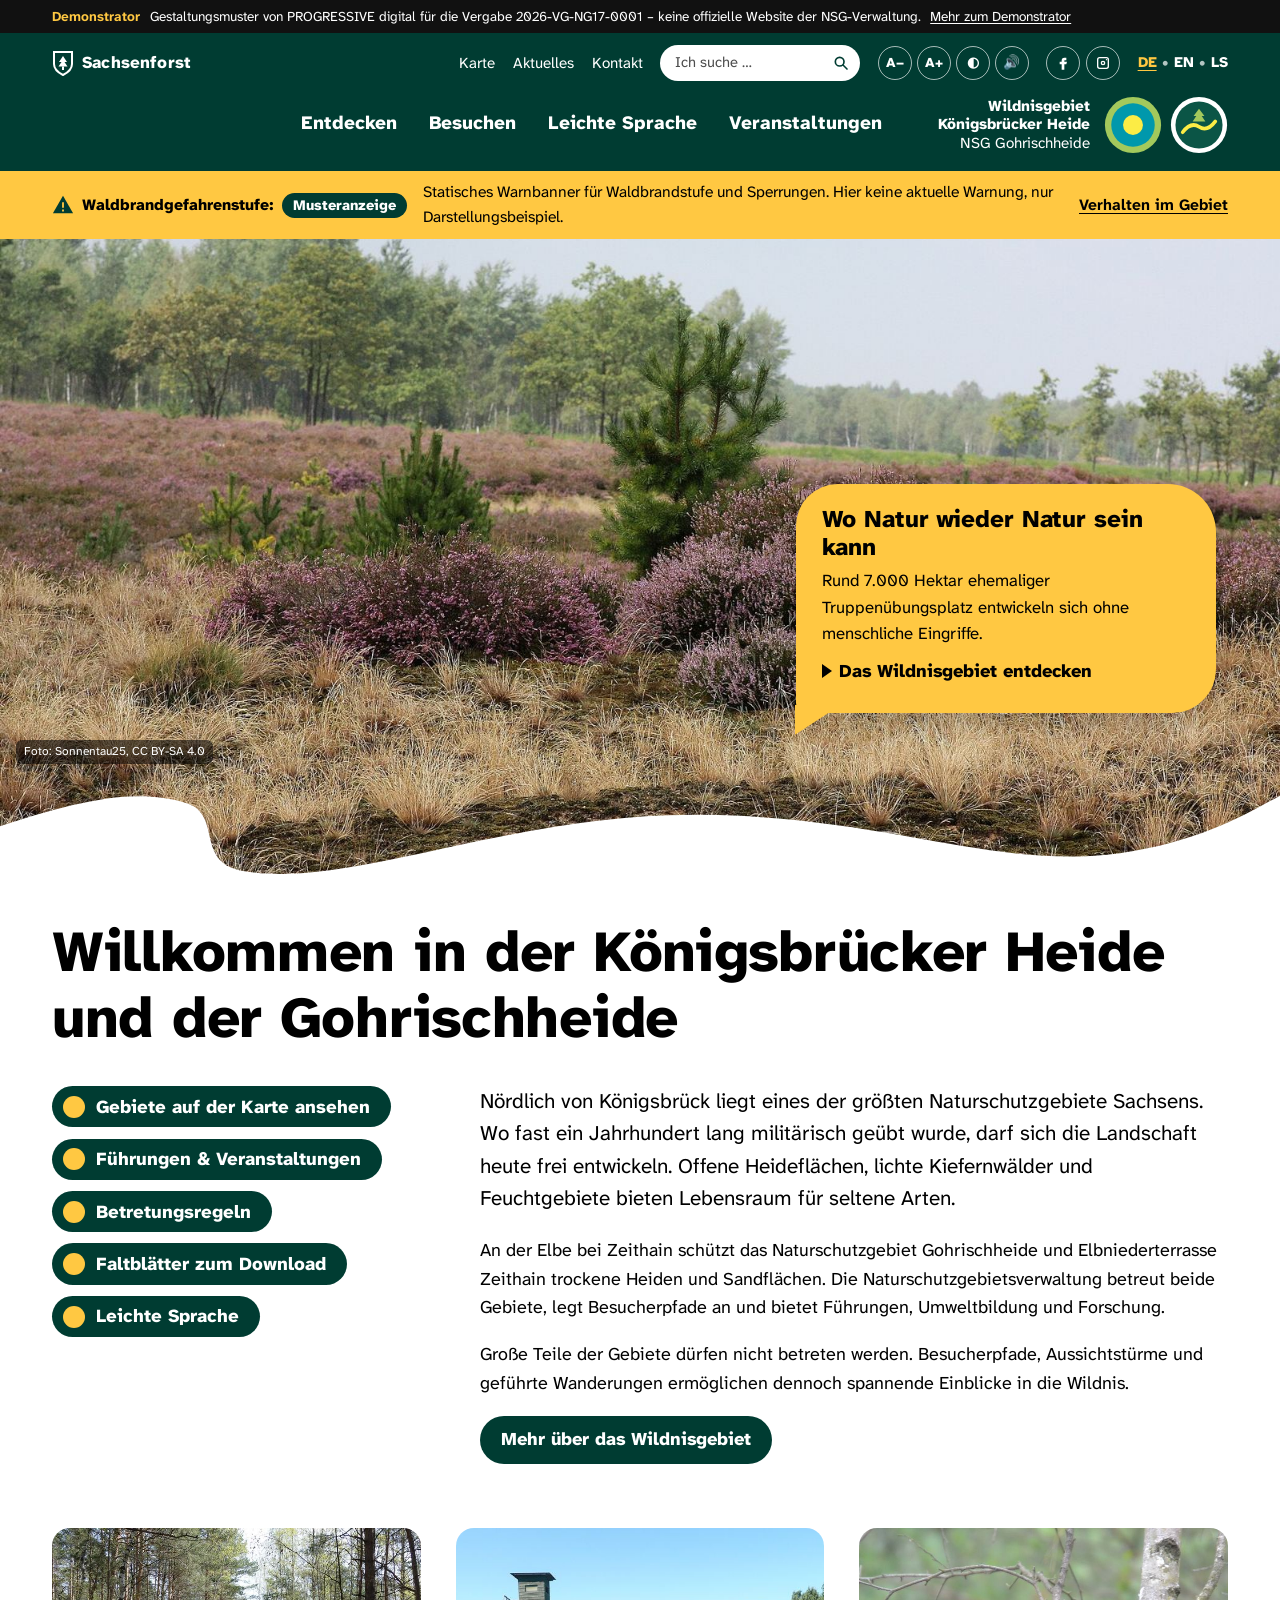
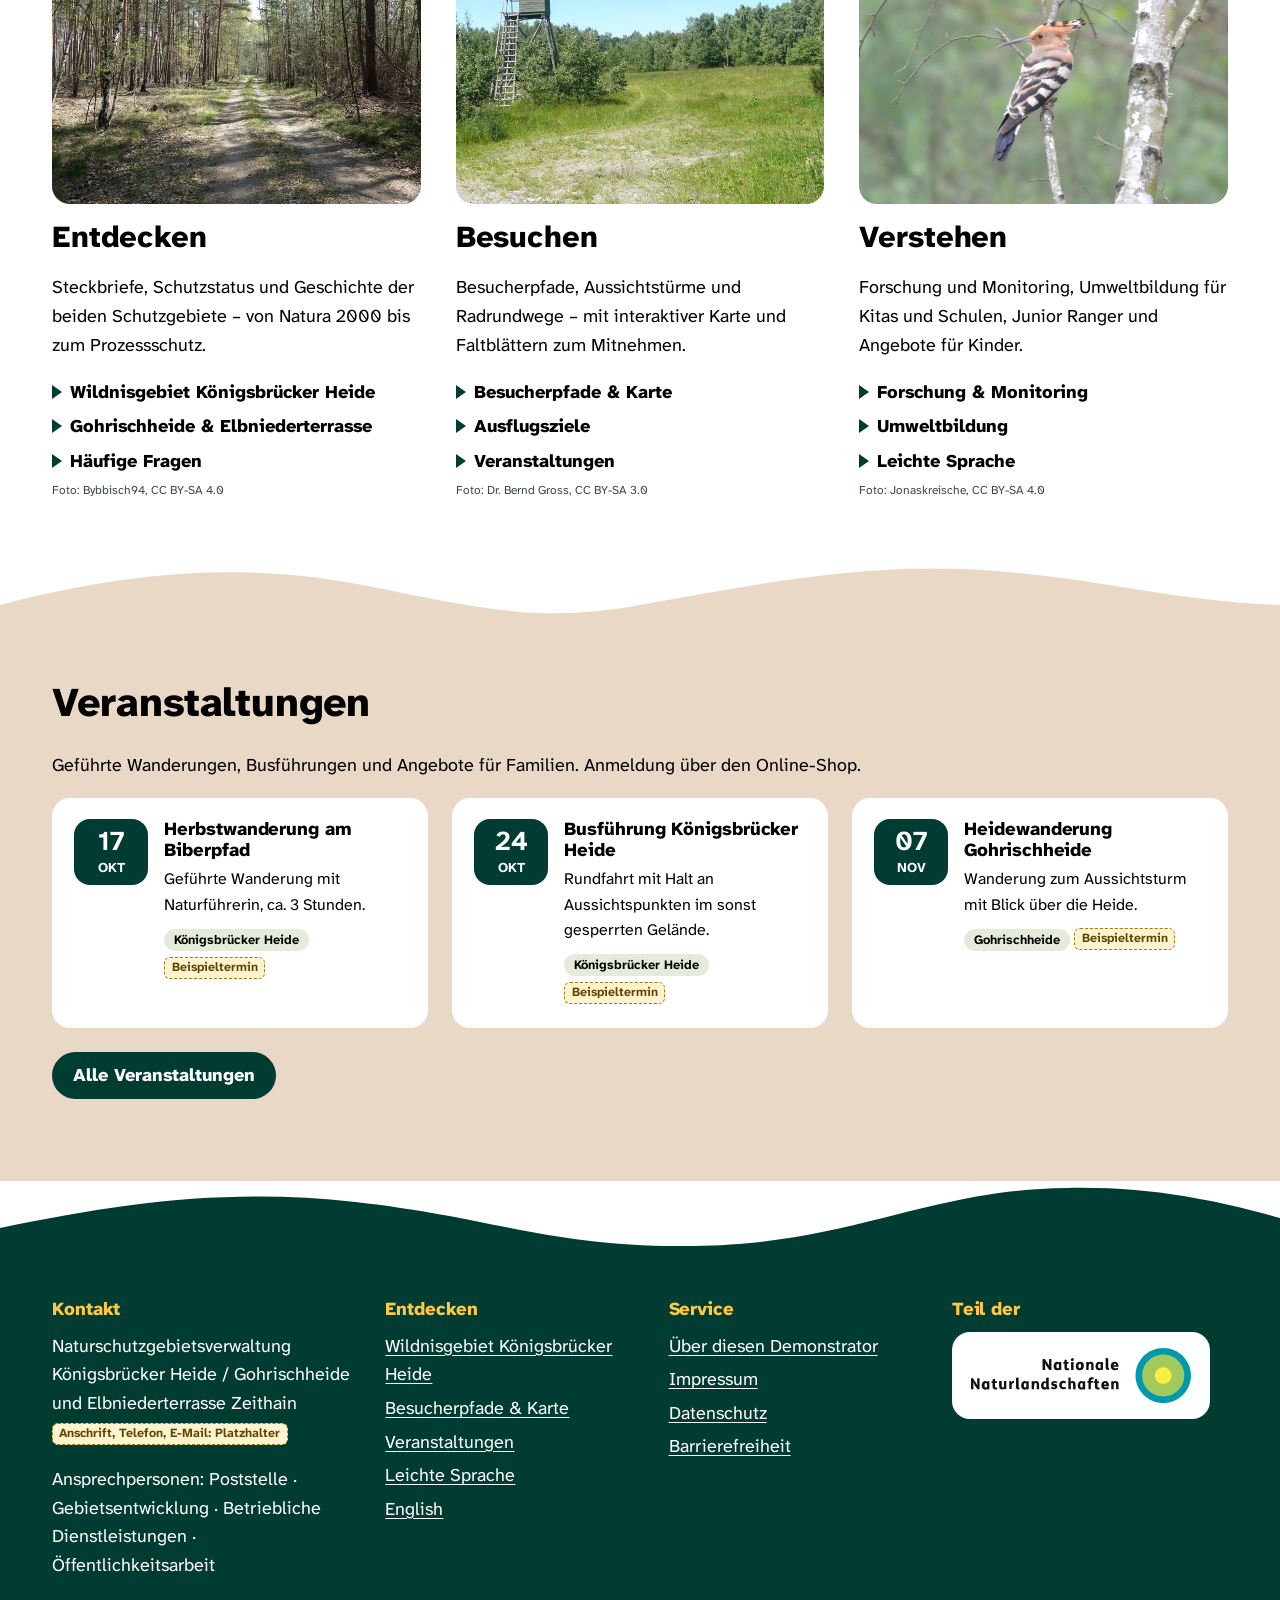
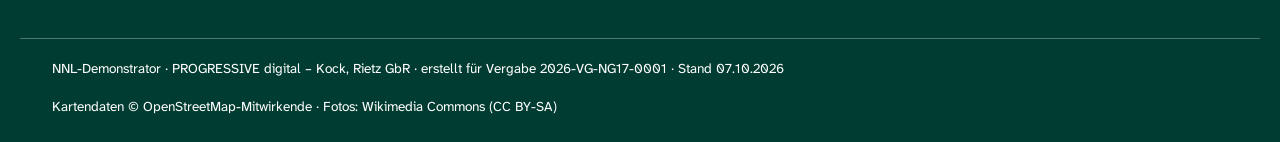
<file: index.html>
<!doctype html>
<html lang="de">
<head>
<meta charset="utf-8">
<meta name="viewport" content="width=device-width, initial-scale=1">
<title>Startseite – NNL-Demonstrator</title>
<meta name="description" content="NNL-Demonstrator: Startseite Wildnisgebiet Königsbrücker Heide und NSG Gohrischheide">
<meta name="robots" content="noindex, nofollow">
<meta name="author" content="PROGRESSIVE digital – Kock, Rietz GbR">
<link rel="preload" href="fonts/ahn-400.woff2" as="font" type="font/woff2" crossorigin>
<link rel="preload" href="fonts/ahn-800.woff2" as="font" type="font/woff2" crossorigin>
<link rel="stylesheet" href="css/nnl.css">
<link rel="icon" href="data:image/svg+xml,%3Csvg xmlns='http://www.w3.org/2000/svg' viewBox='0 0 64 64'%3E%3Ccircle cx='32' cy='32' r='31' fill='%23a3c95c'/%3E%3Ccircle cx='32' cy='32' r='24' fill='%230098ac'/%3E%3Ccircle cx='32' cy='32' r='11' fill='%23fcec45'/%3E%3C/svg%3E">

</head>
<body>
<a class="skip" href="#inhalt">Zum Inhalt springen</a>
<div class="demo-hinweis" role="note"><div class="wrap"><strong>Demonstrator</strong><span>Gestaltungsmuster von PROGRESSIVE digital für die Vergabe 2026-VG-NG17-0001 – keine offizielle Website der NSG-Verwaltung.</span><a href="hinweise.html">Mehr zum Demonstrator</a></div></div>
<header class="kopf">
  <div class="wrap kopf__oben">
    <a class="forst" href="hinweise.html#logos" aria-label="Logo-Position Staatsbetrieb Sachsenforst (Platzhalter)"><svg viewBox="0 0 22 26" aria-hidden="true"><path d="M2 2h18v12c0 6-5 9-9 11C7 23 2 20 2 14Z" fill="none" stroke="#fff" stroke-width="2"/><path d="M11 6l-4 6h2.5l-3 4.5h9l-3-4.5H15Z" fill="#fff"/><path d="M10 16.5h2V20h-2z" fill="#fff"/></svg><span>Sachsenforst</span></a>
    <button class="menu-btn" type="button" aria-expanded="false" aria-controls="hauptnav">Menü <span aria-hidden="true">☰</span></button>
    <div class="kopf__service">
      <a href="karte.html">Karte</a>
      <a href="index.html#aktuelles">Aktuelles</a>
      <a href="index.html#kontakt">Kontakt</a>
      <div><form class="suche" role="search" data-base=""><label class="visually-hidden" for="q-de">Suche</label><input id="q-de" name="q" type="search" placeholder="Ich suche …"><button type="submit" aria-label="Suche"><svg width="16" height="16" viewBox="0 0 24 24" aria-hidden="true"><circle cx="10" cy="10" r="6.5" fill="none" stroke="#003c32" stroke-width="2.5"/><path d="M15 15l6 6" stroke="#003c32" stroke-width="2.5" stroke-linecap="round"/></svg></button></form><span class="suche-meldung visually-hidden" role="status" aria-live="polite"></span></div>
      <div class="a11y" role="group" aria-label="Barrierefreiheit">
        <button type="button" data-a11y="minus" aria-label="Schrift verkleinern" title="Schrift verkleinern">A−</button>
        <button type="button" data-a11y="plus" aria-label="Schrift vergrößern" title="Schrift vergrößern">A+</button>
        <button type="button" data-a11y="kontrast" aria-pressed="false" aria-label="Kontrast erhöhen" title="Kontrast erhöhen">◐</button>
        <button type="button" data-a11y="vorlesen" aria-pressed="false" aria-label="Seite vorlesen" title="Seite vorlesen">🔊</button>
      </div>
      <div class="social"><a href="https://www.facebook.com/" aria-label="Facebook (externer Link)"><svg viewBox="0 0 24 24" aria-hidden="true"><path d="M14 8h3V4h-3c-2.8 0-4 1.7-4 4.3V10H7v4h3v8h4v-8h3l1-4h-4V8.6c0-.4.3-.6.6-.6Z"/></svg></a><a href="https://www.instagram.com/" aria-label="Instagram (externer Link)"><svg viewBox="0 0 24 24" aria-hidden="true"><path d="M7 3h10a4 4 0 0 1 4 4v10a4 4 0 0 1-4 4H7a4 4 0 0 1-4-4V7a4 4 0 0 1 4-4Zm0 2a2 2 0 0 0-2 2v10a2 2 0 0 0 2 2h10a2 2 0 0 0 2-2V7a2 2 0 0 0-2-2Zm5 3.5a3.5 3.5 0 1 1 0 7 3.5 3.5 0 0 1 0-7Zm0 2a1.5 1.5 0 1 0 0 3 1.5 1.5 0 0 0 0-3ZM17.2 6a1 1 0 1 1 0 2 1 1 0 0 1 0-2Z"/></svg></a></div>
      <nav class="sprachen" aria-label="Sprache"><a href="index.html" lang="de" aria-current="true">DE</a><span aria-hidden="true">•</span><a href="en/index.html" lang="en" >EN</a><span aria-hidden="true">•</span><a href="leichte-sprache.html"  title="Leichte Sprache">LS</a></nav>
    </div>
  </div>
  <div class="wrap kopf__haupt">
    <nav class="nav" id="hauptnav" aria-label="Hauptnavigation"><ul><li><a href="wildnisgebiet.html">Entdecken</a></li><li><a href="karte.html">Besuchen</a></li><li><a href="leichte-sprache.html">Leichte Sprache</a></li><li><a href="veranstaltungen.html">Veranstaltungen</a></li></ul></nav>
    <a class="marke" href="index.html" aria-label="Startseite"><span class="marke__name">Wildnisgebiet<br>Königsbrücker Heide<br><span style='font-weight:400'>NSG Gohrischheide</span></span><span class="marke__logos"><svg viewBox="0 0 64 64" role="img" aria-label="Logo-Position Wildnisgebiet Königsbrücker Heide (Platzhalter)"><circle cx="32" cy="32" r="31" fill="#a3c95c"/><circle cx="32" cy="32" r="24" fill="#0098ac"/><circle cx="32" cy="32" r="11" fill="#fcec45"/></svg><svg viewBox="0 0 64 64" role="img" aria-label="Logo-Position NSG Gohrischheide und Elbniederterrasse Zeithain (Platzhalter)"><circle cx="32" cy="32" r="31" fill="#fff"/><circle cx="32" cy="32" r="26" fill="#0b5546"/><path d="M14 40c6-8 12-10 18-6s12 2 18-6" stroke="#fcec45" stroke-width="4" fill="none" stroke-linecap="round"/><path d="M26 22l6-8 6 8h-3l4 6H25l4-6Z" fill="#a3c95c"/></svg></span></a>
  </div>
</header>
<div class="warnung" role="region" aria-label="Waldbrandgefahrenstufe"><div class="wrap">
  <span class="warnung__stufe"><svg width="22" height="22" viewBox="0 0 24 24" aria-hidden="true"><path d="M12 2 1 21h22Z" fill="#003c32"/><path d="M11 9h2v6h-2zm0 8h2v2h-2z" fill="#ffc842"/></svg>Waldbrandgefahrenstufe: <span class="badge">Musteranzeige</span></span>
  <span class="warnung__text">Statisches Warnbanner für Waldbrandstufe und Sperrungen. Hier keine aktuelle Warnung, nur Darstellungsbeispiel.</span>
  <a href="wildnisgebiet.html#betretung">Verhalten im Gebiet</a>
</div></div>

<main id="inhalt">
<section class="hero" aria-label="Titelbild">
  <div class="hero__bild"><img src="img/hero-heide.jpg" srcset="img/hero-heide-800.jpg 800w, img/hero-heide.jpg 1600w" sizes="100vw" alt="Blühende Heide mit jungen Kiefern in der Königsbrücker Heide" width="1600" height="1067" fetchpriority="high"></div>
  <span class="hero__credit">Foto: Sonnentau25, CC BY-SA 4.0</span>
  <div class="blase">
    <h2>Wo Natur wieder Natur sein kann</h2>
    <p>Rund 7.000 Hektar ehemaliger Truppenübungsplatz entwickeln sich ohne menschliche Eingriffe.</p>
    <a class="pfeil" href="wildnisgebiet.html">Das Wildnisgebiet entdecken</a>
  </div>
</section>

<section class="willkommen" aria-labelledby="willkommen-titel">
  <div class="wrap">
    <h1 id="willkommen-titel">Willkommen in der Königsbrücker Heide und der Gohrischheide</h1>
    <div class="willkommen__grid">
      <ul class="pillen" aria-label="Schnelleinstieg">
        <li><a class="pille" href="karte.html">Gebiete auf der Karte ansehen</a></li>
        <li><a class="pille" href="veranstaltungen.html">Führungen &amp; Veranstaltungen</a></li>
        <li><a class="pille" href="wildnisgebiet.html#betretung">Betretungsregeln</a></li>
        <li><a class="pille" href="downloads/muster-faltblatt-biberpfad.pdf">Faltblätter zum Download</a></li>
        <li><a class="pille" href="leichte-sprache.html">Leichte Sprache</a></li>
      </ul>
      <div>
        <p class="lead">Nördlich von Königsbrück liegt eines der größten Naturschutzgebiete Sachsens. Wo fast ein Jahrhundert lang militärisch geübt wurde, darf sich die Landschaft heute frei entwickeln. Offene Heideflächen, lichte Kiefernwälder und Feuchtgebiete bieten Lebensraum für seltene Arten.</p>
        <p>An der Elbe bei Zeithain schützt das Naturschutzgebiet Gohrischheide und Elbniederterrasse Zeithain trockene Heiden und Sandflächen. Die Naturschutzgebietsverwaltung betreut beide Gebiete, legt Besucherpfade an und bietet Führungen, Umweltbildung und Forschung.</p>
        <p>Große Teile der Gebiete dürfen nicht betreten werden. Besucherpfade, Aussichtstürme und geführte Wanderungen ermöglichen dennoch spannende Einblicke in die Wildnis.</p>
        <a class="btn btn--gruen" href="wildnisgebiet.html">Mehr über das Wildnisgebiet</a>
      </div>
    </div>
  </div>
</section>

<section class="teaser" aria-label="Themen">
  <div class="wrap teaser__grid">
    <article class="karte">
      <img src="img/heideweg-800.jpg" alt="Sandweg durch lichten Kiefern- und Birkenwald" width="800" height="533">
      <h3>Entdecken</h3>
      <p>Steckbriefe, Schutzstatus und Geschichte der beiden Schutzgebiete – von Natura 2000 bis zum Prozessschutz.</p>
      <ul class="links"><li><a href="wildnisgebiet.html">Wildnisgebiet Königsbrücker Heide</a></li><li><a href="wildnisgebiet.html#gohrischheide">Gohrischheide &amp; Elbniederterrasse</a></li><li><a href="wildnisgebiet.html#faq">Häufige Fragen</a></li></ul>
      <p class="bildnachweis">Foto: Bybbisch94, CC BY-SA 4.0</p>
    </article>
    <article class="karte">
      <img src="img/turm-800.jpg" alt="Hochsitz am Rand einer Lichtung" width="800" height="450">
      <h3>Besuchen</h3>
      <p>Besucherpfade, Aussichtstürme und Radrundwege – mit interaktiver Karte und Faltblättern zum Mitnehmen.</p>
      <ul class="links"><li><a href="karte.html">Besucherpfade &amp; Karte</a></li><li><a href="karte.html#ausflugsziele">Ausflugsziele</a></li><li><a href="veranstaltungen.html">Veranstaltungen</a></li></ul>
      <p class="bildnachweis">Foto: Dr. Bernd Gross, CC BY-SA 3.0</p>
    </article>
    <article class="karte">
      <img src="img/wiedehopf-800.jpg" alt="Wiedehopf auf einem Ast in der Königsbrücker Heide" width="800" height="533">
      <h3>Verstehen</h3>
      <p>Forschung und Monitoring, Umweltbildung für Kitas und Schulen, Junior Ranger und Angebote für Kinder.</p>
      <ul class="links"><li><a href="wildnisgebiet.html#forschung">Forschung &amp; Monitoring</a></li><li><a href="veranstaltungen.html">Umweltbildung</a></li><li><a href="leichte-sprache.html">Leichte Sprache</a></li></ul>
      <p class="bildnachweis">Foto: Jonaskreische, CC BY-SA 4.0</p>
    </article>
  </div>
</section>

<section class="welle-sand" id="aktuelles" aria-labelledby="termine-titel">
  <div class="wrap">
    <h2 id="termine-titel">Veranstaltungen</h2>
    <p>Geführte Wanderungen, Busführungen und Angebote für Familien. Anmeldung über den Online-Shop.</p>
    <ul class="termine">
      <li class="termin" data-gebiet="kh"><div class="datum" aria-hidden="true"><b>17</b><span>Okt</span></div>
<div><h3>Herbstwanderung am Biberpfad</h3><p>Geführte Wanderung mit Naturführerin, ca. 3 Stunden.</p><span class="tag">Königsbrücker Heide</span><span class="platzhalter">Beispieltermin</span></div></li>
      <li class="termin" data-gebiet="kh"><div class="datum" aria-hidden="true"><b>24</b><span>Okt</span></div>
<div><h3>Busführung Königsbrücker Heide</h3><p>Rundfahrt mit Halt an Aussichtspunkten im sonst gesperrten Gelände.</p><span class="tag">Königsbrücker Heide</span><span class="platzhalter">Beispieltermin</span></div></li>
      <li class="termin" data-gebiet="gh"><div class="datum" aria-hidden="true"><b>07</b><span>Nov</span></div>
<div><h3>Heidewanderung Gohrischheide</h3><p>Wanderung zum Aussichtsturm mit Blick über die Heide.</p><span class="tag">Gohrischheide</span><span class="platzhalter">Beispieltermin</span></div></li>
    </ul>
    <p style="margin-top:1.5rem"><a class="btn btn--gruen" href="veranstaltungen.html">Alle Veranstaltungen</a></p>
  </div>
</section>
</main>
<footer class="fuss" id="kontakt">
  <div class="wrap fuss__grid">
    <div>
      <h2>Kontakt</h2>
      <p>Naturschutzgebietsverwaltung Königsbrücker Heide / Gohrischheide und Elbniederterrasse Zeithain<br>
      <span class="platzhalter">Anschrift, Telefon, E-Mail: Platzhalter</span></p>
      <p>Ansprechpersonen: Poststelle · Gebietsentwicklung · Betriebliche Dienstleistungen · Öffentlichkeitsarbeit</p>
    </div>
    <div>
      <h2>Entdecken</h2>
      <ul>
        <li><a href="wildnisgebiet.html">Wildnisgebiet Königsbrücker Heide</a></li>
        <li><a href="karte.html">Besucherpfade &amp; Karte</a></li>
        <li><a href="veranstaltungen.html">Veranstaltungen</a></li>
        <li><a href="leichte-sprache.html">Leichte Sprache</a></li>
        <li><a href="en/index.html">English</a></li>
      </ul>
    </div>
    <div>
      <h2>Service</h2>
      <ul>
        <li><a href="hinweise.html">Über diesen Demonstrator</a></li>
        <li><a href="hinweise.html#impressum">Impressum</a></li>
        <li><a href="hinweise.html#datenschutz">Datenschutz</a></li>
        <li><a href="hinweise.html#barrierefreiheit">Barrierefreiheit</a></li>
      </ul>
    </div>
    <div>
      <h2>Teil der</h2>
      <a class="nnl-dach" href="https://nationale-naturlandschaften.de/" aria-label="Nationale Naturlandschaften (externer Link)"><img src="img/nnl-dachmarke.svg" alt="Nationale Naturlandschaften" width="220" height="55"></a>
    </div>
  </div>
  <div class="wrap fuss__unten">
    <span>NNL-Demonstrator · PROGRESSIVE digital – Kock, Rietz GbR · erstellt für Vergabe 2026-VG-NG17-0001 · Stand 07.10.2026</span>
    <span>Kartendaten © OpenStreetMap-Mitwirkende · Fotos: Wikimedia Commons (CC BY-SA)</span>
  </div>
</footer>
<script>window.NNL_SUCHINDEX=[{"u": "index.html", "t": "Startseite Willkommen", "k": "aktuelles start heide"}, {"u": "wildnisgebiet.html", "t": "Wildnisgebiet Königsbrücker Heide", "k": "steckbrief schutzstatus ffh natura iucn geschichte betretungsverbot"}, {"u": "karte.html", "t": "Besucherpfade und interaktive Karte", "k": "karte pfade biberpfad turmpfad haselberg zochau aussichtsturm gohrischheide"}, {"u": "veranstaltungen.html", "t": "Veranstaltungen und Führungen", "k": "termine führung wanderung jahresprogramm busführung"}, {"u": "leichte-sprache.html", "t": "Leichte Sprache", "k": "einfach leicht"}, {"u": "en/index.html", "t": "English", "k": "english wilderness"}, {"u": "hinweise.html", "t": "Über diesen Demonstrator", "k": "impressum hinweis schrift bildnachweis lizenz"}];</script>
<script src="js/nnl.js" defer></script>

</body>
</html>
</file>
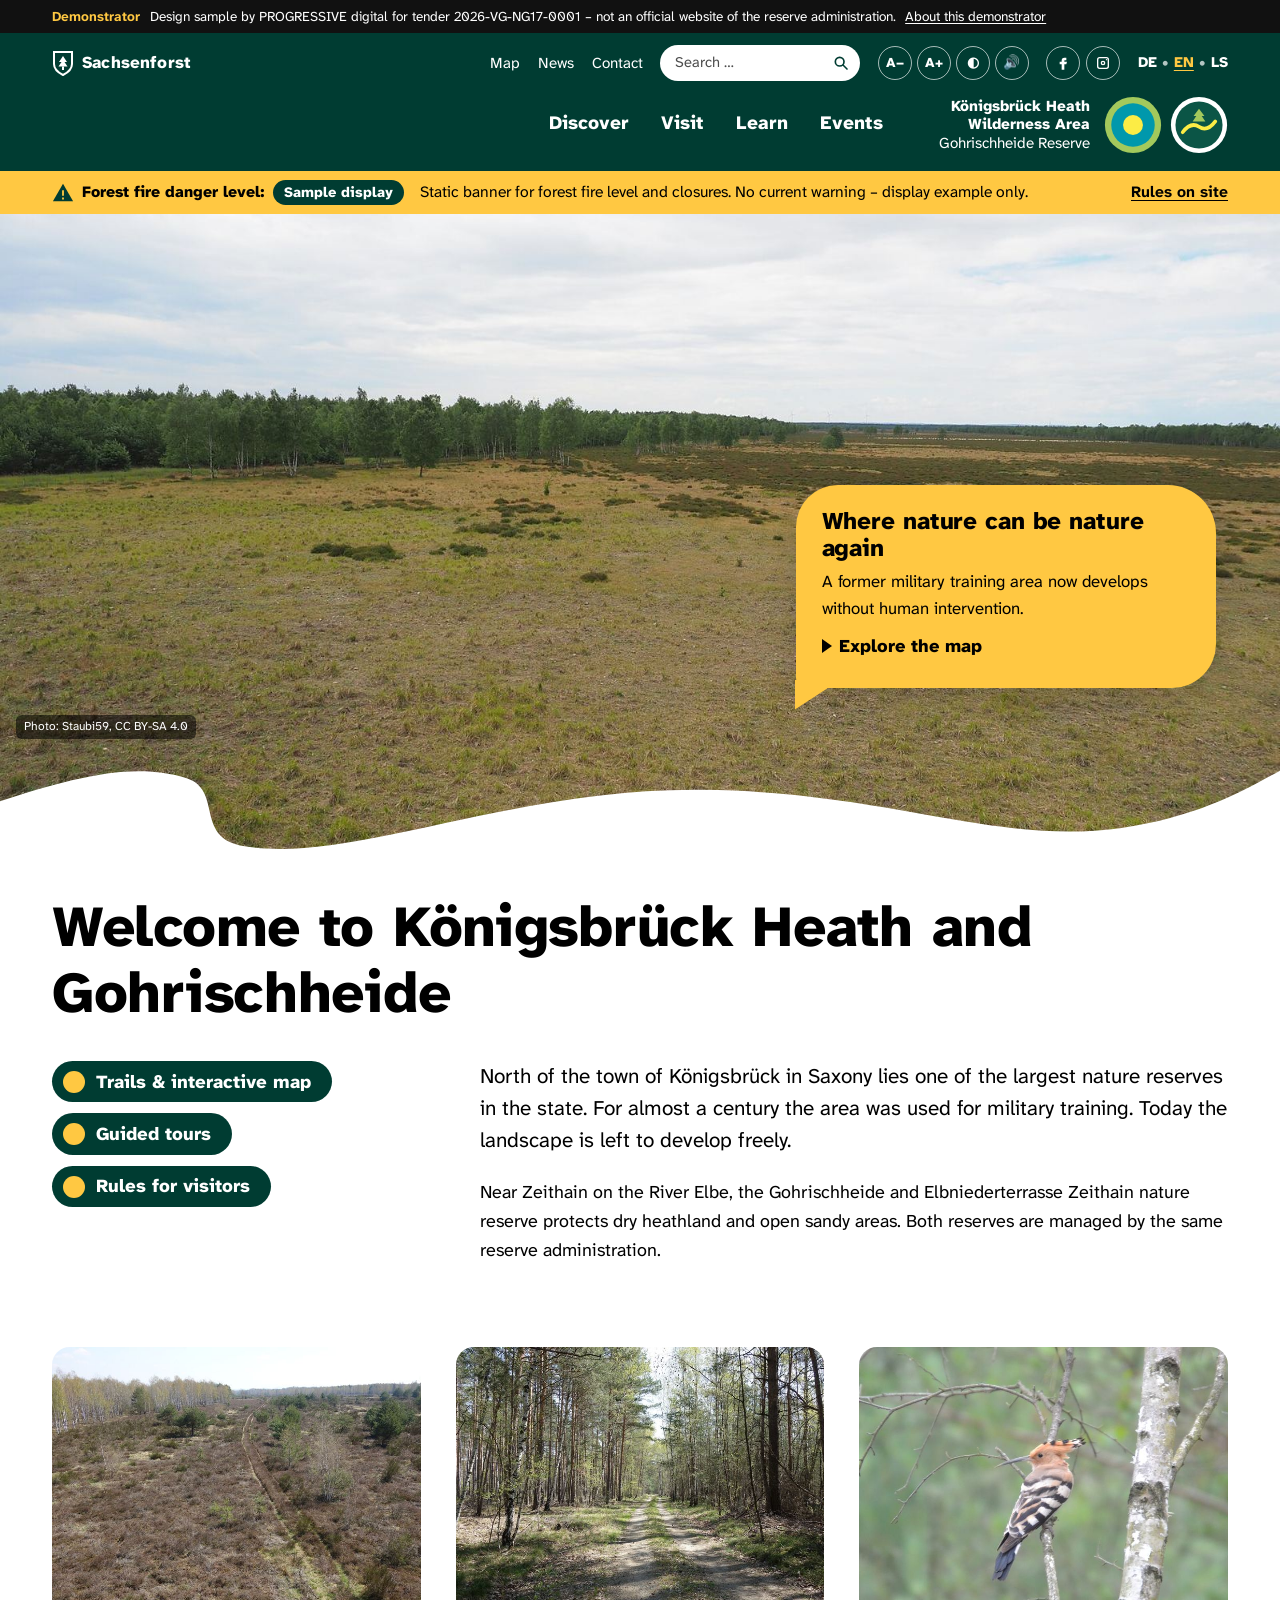
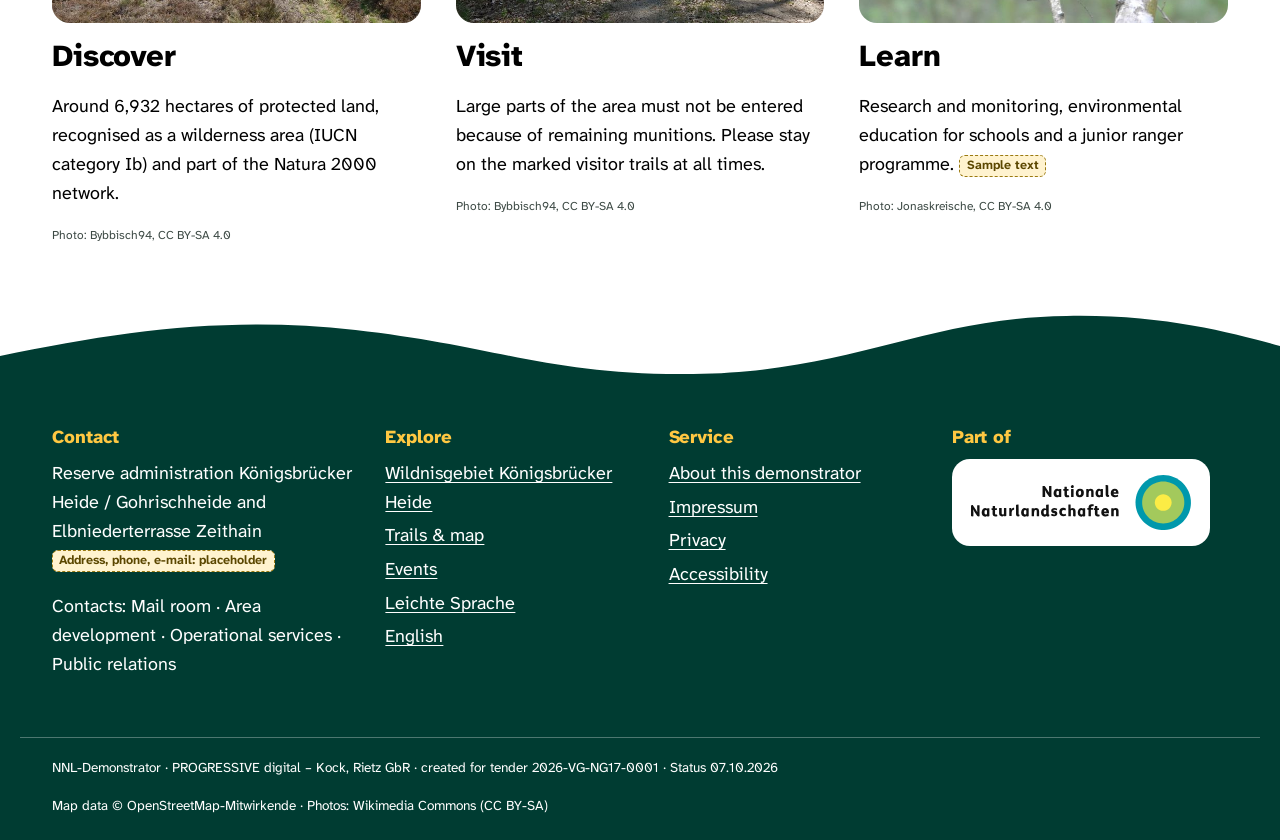
<file: en/index.html>
<!doctype html>
<html lang="en">
<head>
<meta charset="utf-8">
<meta name="viewport" content="width=device-width, initial-scale=1">
<title>Welcome – NNL-Demonstrator</title>
<meta name="description" content="NNL demonstrator: English start page">
<meta name="robots" content="noindex, nofollow">
<meta name="author" content="PROGRESSIVE digital – Kock, Rietz GbR">
<link rel="preload" href="../fonts/ahn-400.woff2" as="font" type="font/woff2" crossorigin>
<link rel="preload" href="../fonts/ahn-800.woff2" as="font" type="font/woff2" crossorigin>
<link rel="stylesheet" href="../css/nnl.css">
<link rel="icon" href="data:image/svg+xml,%3Csvg xmlns='http://www.w3.org/2000/svg' viewBox='0 0 64 64'%3E%3Ccircle cx='32' cy='32' r='31' fill='%23a3c95c'/%3E%3Ccircle cx='32' cy='32' r='24' fill='%230098ac'/%3E%3Ccircle cx='32' cy='32' r='11' fill='%23fcec45'/%3E%3C/svg%3E">

</head>
<body>
<a class="skip" href="#inhalt">Skip to content</a>
<div class="demo-hinweis" role="note"><div class="wrap"><strong>Demonstrator</strong><span>Design sample by PROGRESSIVE digital for tender 2026-VG-NG17-0001 – not an official website of the reserve administration.</span><a href="../hinweise.html">About this demonstrator</a></div></div>
<header class="kopf">
  <div class="wrap kopf__oben">
    <a class="forst" href="../hinweise.html#logos" aria-label="Logo-Position Staatsbetrieb Sachsenforst (Platzhalter)"><svg viewBox="0 0 22 26" aria-hidden="true"><path d="M2 2h18v12c0 6-5 9-9 11C7 23 2 20 2 14Z" fill="none" stroke="#fff" stroke-width="2"/><path d="M11 6l-4 6h2.5l-3 4.5h9l-3-4.5H15Z" fill="#fff"/><path d="M10 16.5h2V20h-2z" fill="#fff"/></svg><span>Sachsenforst</span></a>
    <button class="menu-btn" type="button" aria-expanded="false" aria-controls="hauptnav">Menu <span aria-hidden="true">☰</span></button>
    <div class="kopf__service">
      <a href="../karte.html">Map</a>
      <a href="../en/index.html#aktuelles">News</a>
      <a href="../en/index.html#kontakt">Contact</a>
      <div><form class="suche" role="search" data-base="../"><label class="visually-hidden" for="q-en">Search</label><input id="q-en" name="q" type="search" placeholder="Search …"><button type="submit" aria-label="Search"><svg width="16" height="16" viewBox="0 0 24 24" aria-hidden="true"><circle cx="10" cy="10" r="6.5" fill="none" stroke="#003c32" stroke-width="2.5"/><path d="M15 15l6 6" stroke="#003c32" stroke-width="2.5" stroke-linecap="round"/></svg></button></form><span class="suche-meldung visually-hidden" role="status" aria-live="polite"></span></div>
      <div class="a11y" role="group" aria-label="Barrierefreiheit">
        <button type="button" data-a11y="minus" aria-label="Decrease text size" title="Decrease text size">A−</button>
        <button type="button" data-a11y="plus" aria-label="Increase text size" title="Increase text size">A+</button>
        <button type="button" data-a11y="kontrast" aria-pressed="false" aria-label="High contrast" title="High contrast">◐</button>
        <button type="button" data-a11y="vorlesen" aria-pressed="false" aria-label="Read page aloud" title="Read page aloud">🔊</button>
      </div>
      <div class="social"><a href="https://www.facebook.com/" aria-label="Facebook (externer Link)"><svg viewBox="0 0 24 24" aria-hidden="true"><path d="M14 8h3V4h-3c-2.8 0-4 1.7-4 4.3V10H7v4h3v8h4v-8h3l1-4h-4V8.6c0-.4.3-.6.6-.6Z"/></svg></a><a href="https://www.instagram.com/" aria-label="Instagram (externer Link)"><svg viewBox="0 0 24 24" aria-hidden="true"><path d="M7 3h10a4 4 0 0 1 4 4v10a4 4 0 0 1-4 4H7a4 4 0 0 1-4-4V7a4 4 0 0 1 4-4Zm0 2a2 2 0 0 0-2 2v10a2 2 0 0 0 2 2h10a2 2 0 0 0 2-2V7a2 2 0 0 0-2-2Zm5 3.5a3.5 3.5 0 1 1 0 7 3.5 3.5 0 0 1 0-7Zm0 2a1.5 1.5 0 1 0 0 3 1.5 1.5 0 0 0 0-3ZM17.2 6a1 1 0 1 1 0 2 1 1 0 0 1 0-2Z"/></svg></a></div>
      <nav class="sprachen" aria-label="Sprache"><a href="../index.html" lang="de" >DE</a><span aria-hidden="true">•</span><a href="../en/index.html" lang="en" aria-current="true">EN</a><span aria-hidden="true">•</span><a href="../leichte-sprache.html"  title="Leichte Sprache">LS</a></nav>
    </div>
  </div>
  <div class="wrap kopf__haupt">
    <nav class="nav" id="hauptnav" aria-label="Hauptnavigation"><ul><li><a href="../en/index.html#discover">Discover</a></li><li><a href="../en/index.html#visit">Visit</a></li><li><a href="../en/index.html#learn">Learn</a></li><li><a href="../veranstaltungen.html">Events</a></li></ul></nav>
    <a class="marke" href="../en/index.html" aria-label="Startseite"><span class="marke__name">Königsbrück Heath<br>Wilderness Area<br><span style='font-weight:400'>Gohrischheide Reserve</span></span><span class="marke__logos"><svg viewBox="0 0 64 64" role="img" aria-label="Logo-Position Wildnisgebiet Königsbrücker Heide (Platzhalter)"><circle cx="32" cy="32" r="31" fill="#a3c95c"/><circle cx="32" cy="32" r="24" fill="#0098ac"/><circle cx="32" cy="32" r="11" fill="#fcec45"/></svg><svg viewBox="0 0 64 64" role="img" aria-label="Logo-Position NSG Gohrischheide und Elbniederterrasse Zeithain (Platzhalter)"><circle cx="32" cy="32" r="31" fill="#fff"/><circle cx="32" cy="32" r="26" fill="#0b5546"/><path d="M14 40c6-8 12-10 18-6s12 2 18-6" stroke="#fcec45" stroke-width="4" fill="none" stroke-linecap="round"/><path d="M26 22l6-8 6 8h-3l4 6H25l4-6Z" fill="#a3c95c"/></svg></span></a>
  </div>
</header>
<div class="warnung" role="region" aria-label="Forest fire danger level"><div class="wrap">
  <span class="warnung__stufe"><svg width="22" height="22" viewBox="0 0 24 24" aria-hidden="true"><path d="M12 2 1 21h22Z" fill="#003c32"/><path d="M11 9h2v6h-2zm0 8h2v2h-2z" fill="#ffc842"/></svg>Forest fire danger level: <span class="badge">Sample display</span></span>
  <span class="warnung__text">Static banner for forest fire level and closures. No current warning – display example only.</span>
  <a href="../wildnisgebiet.html#betretung">Rules on site</a>
</div></div>

<main id="inhalt">
<section class="hero" aria-label="Header image">
  <div class="hero__bild"><img src="../img/gohrisch-1.jpg" srcset="../img/gohrisch-1-800.jpg 800w, ../img/gohrisch-1.jpg 1600w" sizes="100vw" alt="Wide open heathland under a cloudy sky in the Gohrischheide" width="1600" height="1067"></div>
  <span class="hero__credit">Photo: Staubi59, CC BY-SA 4.0</span>
  <div class="blase" lang="en">
    <h2>Where nature can be nature again</h2>
    <p>A former military training area now develops without human intervention.</p>
    <a class="pfeil" href="../karte.html">Explore the map</a>
  </div>
</section>
<section class="willkommen">
  <div class="wrap">
    <h1>Welcome to Königsbrück Heath and Gohrischheide</h1>
    <div class="willkommen__grid">
      <ul class="pillen" aria-label="Quick links">
        <li><a class="pille" href="../karte.html">Trails &amp; interactive map</a></li>
        <li><a class="pille" href="../veranstaltungen.html">Guided tours</a></li>
        <li><a class="pille" href="#visit">Rules for visitors</a></li>
      </ul>
      <div>
        <p class="lead">North of the town of Königsbrück in Saxony lies one of the largest nature reserves in the state. For almost a century the area was used for military training. Today the landscape is left to develop freely.</p>
        <p>Near Zeithain on the River Elbe, the Gohrischheide and Elbniederterrasse Zeithain nature reserve protects dry heathland and open sandy areas. Both reserves are managed by the same reserve administration.</p>
      </div>
    </div>
  </div>
</section>
<section class="teaser">
  <div class="wrap teaser__grid">
    <article class="karte" id="discover"><img src="../img/offenland-800.jpg" alt="Open heathland with birch trees" width="800" height="533"><h3>Discover</h3><p>Around 6,932 hectares of protected land, recognised as a wilderness area (IUCN category Ib) and part of the Natura 2000 network.</p><p class="bildnachweis">Photo: Bybbisch94, CC BY-SA 4.0</p></article>
    <article class="karte" id="visit"><img src="../img/heideweg-800.jpg" alt="Sandy path through a light pine forest" width="800" height="533"><h3>Visit</h3><p>Large parts of the area must not be entered because of remaining munitions. Please stay on the marked visitor trails at all times.</p><p class="bildnachweis">Photo: Bybbisch94, CC BY-SA 4.0</p></article>
    <article class="karte" id="learn"><img src="../img/wiedehopf-800.jpg" alt="Hoopoe perched on a branch" width="800" height="533"><h3>Learn</h3><p>Research and monitoring, environmental education for schools and a junior ranger programme. <span class="platzhalter">Sample text</span></p><p class="bildnachweis">Photo: Jonaskreische, CC BY-SA 4.0</p></article>
  </div>
</section>
</main>
<footer class="fuss" id="kontakt">
  <div class="wrap fuss__grid">
    <div>
      <h2>Contact</h2>
      <p>Reserve administration Königsbrücker Heide / Gohrischheide and Elbniederterrasse Zeithain<br>
      <span class="platzhalter">Address, phone, e-mail: placeholder</span></p>
      <p>Contacts: Mail room · Area development · Operational services · Public relations</p>
    </div>
    <div>
      <h2>Explore</h2>
      <ul>
        <li><a href="../wildnisgebiet.html">Wildnisgebiet Königsbrücker Heide</a></li>
        <li><a href="../karte.html">Trails &amp; map</a></li>
        <li><a href="../veranstaltungen.html">Events</a></li>
        <li><a href="../leichte-sprache.html">Leichte Sprache</a></li>
        <li><a href="../en/index.html">English</a></li>
      </ul>
    </div>
    <div>
      <h2>Service</h2>
      <ul>
        <li><a href="../hinweise.html">About this demonstrator</a></li>
        <li><a href="../hinweise.html#impressum">Impressum</a></li>
        <li><a href="../hinweise.html#datenschutz">Privacy</a></li>
        <li><a href="../hinweise.html#barrierefreiheit">Accessibility</a></li>
      </ul>
    </div>
    <div>
      <h2>Part of</h2>
      <a class="nnl-dach" href="https://nationale-naturlandschaften.de/" aria-label="Nationale Naturlandschaften (externer Link)"><img src="../img/nnl-dachmarke.svg" alt="Nationale Naturlandschaften" width="220" height="55"></a>
    </div>
  </div>
  <div class="wrap fuss__unten">
    <span>NNL-Demonstrator · PROGRESSIVE digital – Kock, Rietz GbR · created for tender 2026-VG-NG17-0001 · Status 07.10.2026</span>
    <span>Map data © OpenStreetMap-Mitwirkende · Photos: Wikimedia Commons (CC BY-SA)</span>
  </div>
</footer>
<script>window.NNL_SUCHINDEX=[{"u": "index.html", "t": "Startseite Willkommen", "k": "aktuelles start heide"}, {"u": "wildnisgebiet.html", "t": "Wildnisgebiet Königsbrücker Heide", "k": "steckbrief schutzstatus ffh natura iucn geschichte betretungsverbot"}, {"u": "karte.html", "t": "Besucherpfade und interaktive Karte", "k": "karte pfade biberpfad turmpfad haselberg zochau aussichtsturm gohrischheide"}, {"u": "veranstaltungen.html", "t": "Veranstaltungen und Führungen", "k": "termine führung wanderung jahresprogramm busführung"}, {"u": "leichte-sprache.html", "t": "Leichte Sprache", "k": "einfach leicht"}, {"u": "en/index.html", "t": "English", "k": "english wilderness"}, {"u": "hinweise.html", "t": "Über diesen Demonstrator", "k": "impressum hinweis schrift bildnachweis lizenz"}];</script>
<script src="../js/nnl.js" defer></script>

</body>
</html>
</file>
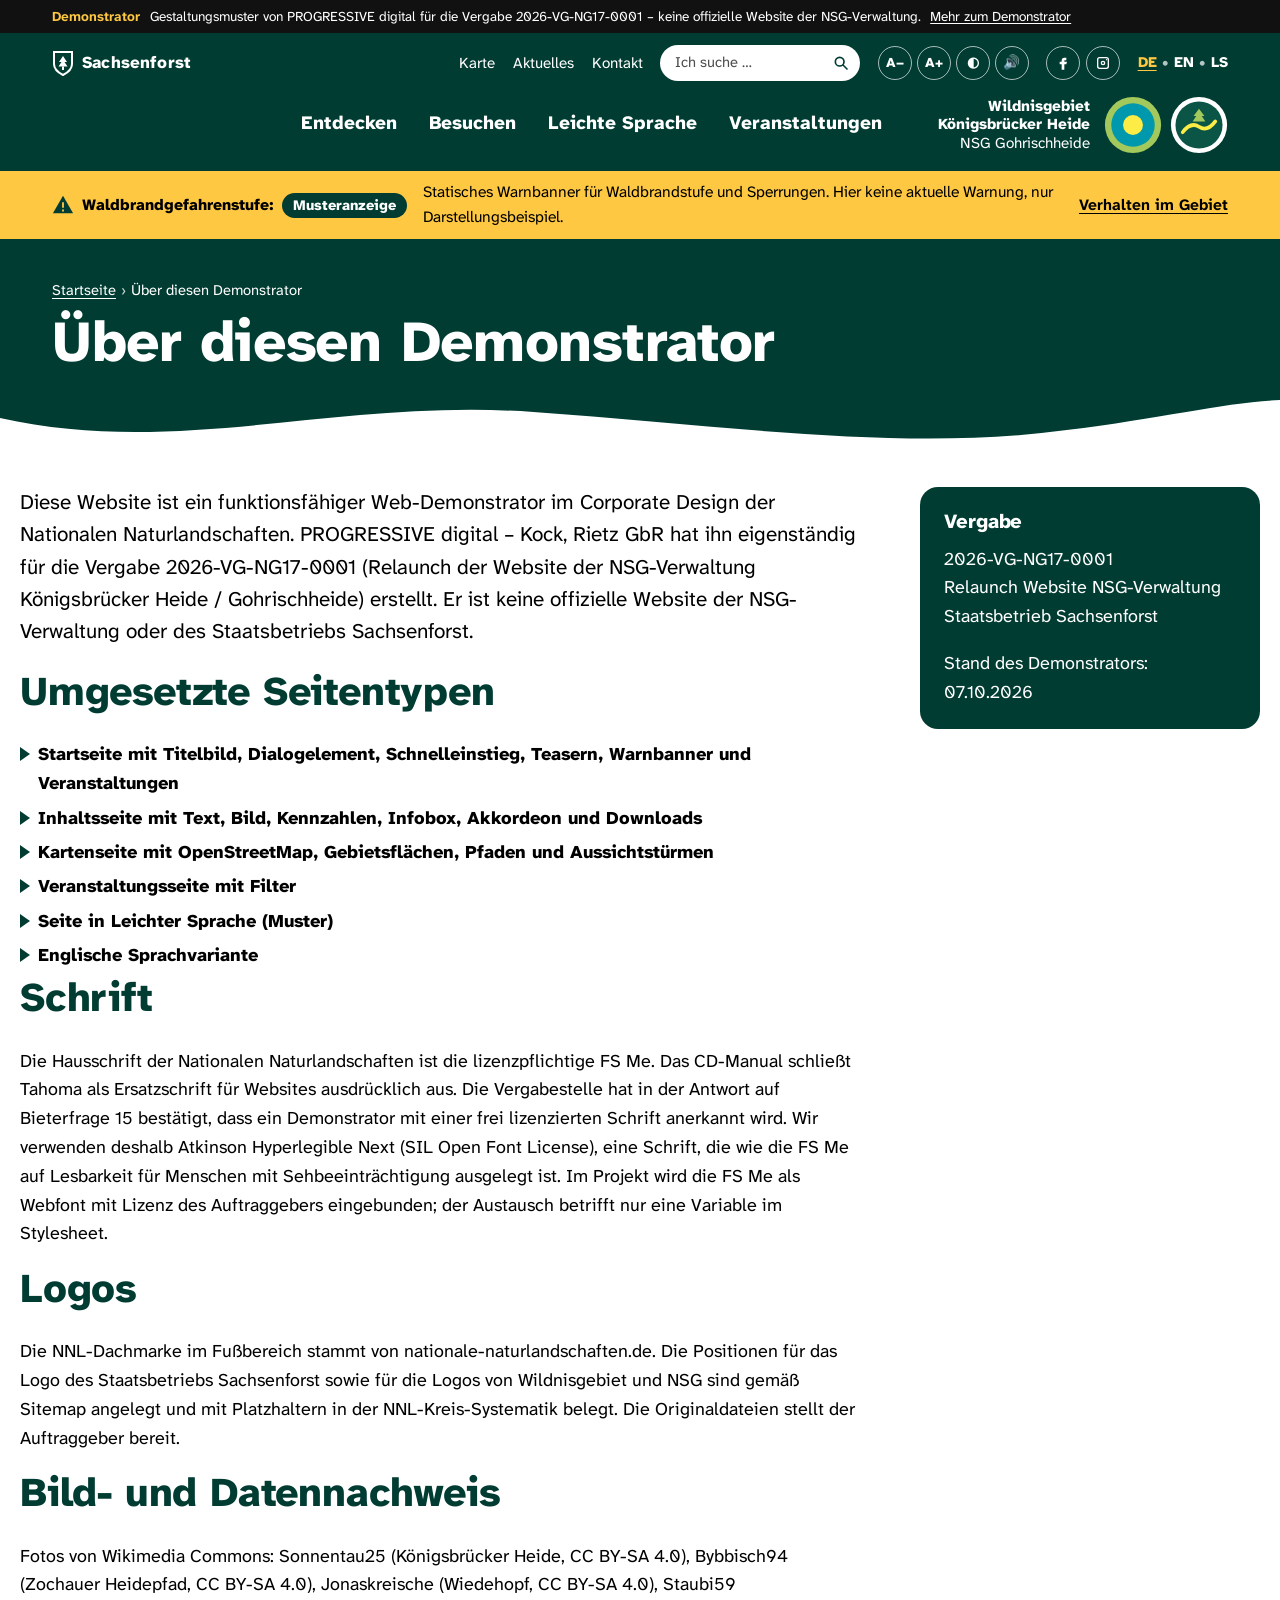
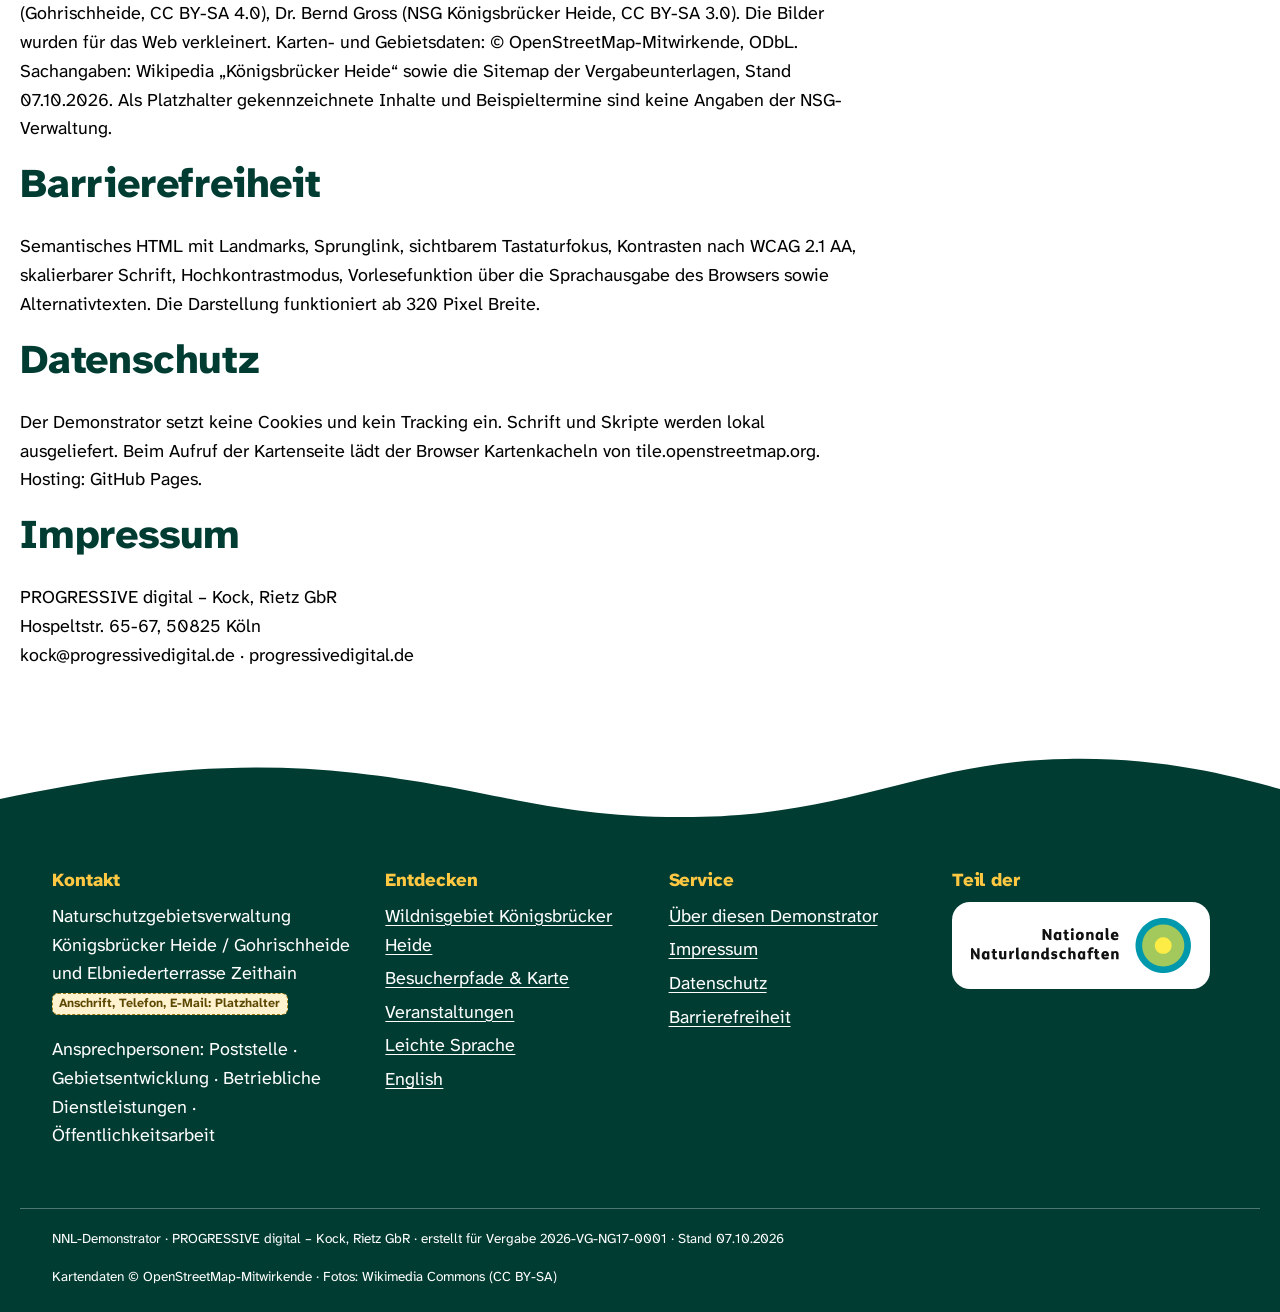
<file: hinweise.html>
<!doctype html>
<html lang="de">
<head>
<meta charset="utf-8">
<meta name="viewport" content="width=device-width, initial-scale=1">
<title>Über diesen Demonstrator – NNL-Demonstrator</title>
<meta name="description" content="Über diesen Demonstrator">
<meta name="robots" content="noindex, nofollow">
<meta name="author" content="PROGRESSIVE digital – Kock, Rietz GbR">
<link rel="preload" href="fonts/ahn-400.woff2" as="font" type="font/woff2" crossorigin>
<link rel="preload" href="fonts/ahn-800.woff2" as="font" type="font/woff2" crossorigin>
<link rel="stylesheet" href="css/nnl.css">
<link rel="icon" href="data:image/svg+xml,%3Csvg xmlns='http://www.w3.org/2000/svg' viewBox='0 0 64 64'%3E%3Ccircle cx='32' cy='32' r='31' fill='%23a3c95c'/%3E%3Ccircle cx='32' cy='32' r='24' fill='%230098ac'/%3E%3Ccircle cx='32' cy='32' r='11' fill='%23fcec45'/%3E%3C/svg%3E">

</head>
<body>
<a class="skip" href="#inhalt">Zum Inhalt springen</a>
<div class="demo-hinweis" role="note"><div class="wrap"><strong>Demonstrator</strong><span>Gestaltungsmuster von PROGRESSIVE digital für die Vergabe 2026-VG-NG17-0001 – keine offizielle Website der NSG-Verwaltung.</span><a href="hinweise.html">Mehr zum Demonstrator</a></div></div>
<header class="kopf">
  <div class="wrap kopf__oben">
    <a class="forst" href="hinweise.html#logos" aria-label="Logo-Position Staatsbetrieb Sachsenforst (Platzhalter)"><svg viewBox="0 0 22 26" aria-hidden="true"><path d="M2 2h18v12c0 6-5 9-9 11C7 23 2 20 2 14Z" fill="none" stroke="#fff" stroke-width="2"/><path d="M11 6l-4 6h2.5l-3 4.5h9l-3-4.5H15Z" fill="#fff"/><path d="M10 16.5h2V20h-2z" fill="#fff"/></svg><span>Sachsenforst</span></a>
    <button class="menu-btn" type="button" aria-expanded="false" aria-controls="hauptnav">Menü <span aria-hidden="true">☰</span></button>
    <div class="kopf__service">
      <a href="karte.html">Karte</a>
      <a href="index.html#aktuelles">Aktuelles</a>
      <a href="index.html#kontakt">Kontakt</a>
      <div><form class="suche" role="search" data-base=""><label class="visually-hidden" for="q-de">Suche</label><input id="q-de" name="q" type="search" placeholder="Ich suche …"><button type="submit" aria-label="Suche"><svg width="16" height="16" viewBox="0 0 24 24" aria-hidden="true"><circle cx="10" cy="10" r="6.5" fill="none" stroke="#003c32" stroke-width="2.5"/><path d="M15 15l6 6" stroke="#003c32" stroke-width="2.5" stroke-linecap="round"/></svg></button></form><span class="suche-meldung visually-hidden" role="status" aria-live="polite"></span></div>
      <div class="a11y" role="group" aria-label="Barrierefreiheit">
        <button type="button" data-a11y="minus" aria-label="Schrift verkleinern" title="Schrift verkleinern">A−</button>
        <button type="button" data-a11y="plus" aria-label="Schrift vergrößern" title="Schrift vergrößern">A+</button>
        <button type="button" data-a11y="kontrast" aria-pressed="false" aria-label="Kontrast erhöhen" title="Kontrast erhöhen">◐</button>
        <button type="button" data-a11y="vorlesen" aria-pressed="false" aria-label="Seite vorlesen" title="Seite vorlesen">🔊</button>
      </div>
      <div class="social"><a href="https://www.facebook.com/" aria-label="Facebook (externer Link)"><svg viewBox="0 0 24 24" aria-hidden="true"><path d="M14 8h3V4h-3c-2.8 0-4 1.7-4 4.3V10H7v4h3v8h4v-8h3l1-4h-4V8.6c0-.4.3-.6.6-.6Z"/></svg></a><a href="https://www.instagram.com/" aria-label="Instagram (externer Link)"><svg viewBox="0 0 24 24" aria-hidden="true"><path d="M7 3h10a4 4 0 0 1 4 4v10a4 4 0 0 1-4 4H7a4 4 0 0 1-4-4V7a4 4 0 0 1 4-4Zm0 2a2 2 0 0 0-2 2v10a2 2 0 0 0 2 2h10a2 2 0 0 0 2-2V7a2 2 0 0 0-2-2Zm5 3.5a3.5 3.5 0 1 1 0 7 3.5 3.5 0 0 1 0-7Zm0 2a1.5 1.5 0 1 0 0 3 1.5 1.5 0 0 0 0-3ZM17.2 6a1 1 0 1 1 0 2 1 1 0 0 1 0-2Z"/></svg></a></div>
      <nav class="sprachen" aria-label="Sprache"><a href="hinweise.html" lang="de" aria-current="true">DE</a><span aria-hidden="true">•</span><a href="en/index.html" lang="en" >EN</a><span aria-hidden="true">•</span><a href="leichte-sprache.html"  title="Leichte Sprache">LS</a></nav>
    </div>
  </div>
  <div class="wrap kopf__haupt">
    <nav class="nav" id="hauptnav" aria-label="Hauptnavigation"><ul><li><a href="wildnisgebiet.html">Entdecken</a></li><li><a href="karte.html">Besuchen</a></li><li><a href="leichte-sprache.html">Leichte Sprache</a></li><li><a href="veranstaltungen.html">Veranstaltungen</a></li></ul></nav>
    <a class="marke" href="index.html" aria-label="Startseite"><span class="marke__name">Wildnisgebiet<br>Königsbrücker Heide<br><span style='font-weight:400'>NSG Gohrischheide</span></span><span class="marke__logos"><svg viewBox="0 0 64 64" role="img" aria-label="Logo-Position Wildnisgebiet Königsbrücker Heide (Platzhalter)"><circle cx="32" cy="32" r="31" fill="#a3c95c"/><circle cx="32" cy="32" r="24" fill="#0098ac"/><circle cx="32" cy="32" r="11" fill="#fcec45"/></svg><svg viewBox="0 0 64 64" role="img" aria-label="Logo-Position NSG Gohrischheide und Elbniederterrasse Zeithain (Platzhalter)"><circle cx="32" cy="32" r="31" fill="#fff"/><circle cx="32" cy="32" r="26" fill="#0b5546"/><path d="M14 40c6-8 12-10 18-6s12 2 18-6" stroke="#fcec45" stroke-width="4" fill="none" stroke-linecap="round"/><path d="M26 22l6-8 6 8h-3l4 6H25l4-6Z" fill="#a3c95c"/></svg></span></a>
  </div>
</header>
<div class="warnung" role="region" aria-label="Waldbrandgefahrenstufe"><div class="wrap">
  <span class="warnung__stufe"><svg width="22" height="22" viewBox="0 0 24 24" aria-hidden="true"><path d="M12 2 1 21h22Z" fill="#003c32"/><path d="M11 9h2v6h-2zm0 8h2v2h-2z" fill="#ffc842"/></svg>Waldbrandgefahrenstufe: <span class="badge">Musteranzeige</span></span>
  <span class="warnung__text">Statisches Warnbanner für Waldbrandstufe und Sperrungen. Hier keine aktuelle Warnung, nur Darstellungsbeispiel.</span>
  <a href="wildnisgebiet.html#betretung">Verhalten im Gebiet</a>
</div></div>

<main id="inhalt">
<div class="seitenkopf"><div class="wrap">
  <nav class="brotkrumen" aria-label="Brotkrumen"><ol><li><a href="index.html">Startseite</a></li><li aria-current="page">Über diesen Demonstrator</li></ol></nav>
  <h1>Über diesen Demonstrator</h1>
</div></div>
<div class="wrap inhalt">
  <article>
    <p class="lead">Diese Website ist ein funktionsfähiger Web-Demonstrator im Corporate Design der Nationalen Naturlandschaften. PROGRESSIVE digital – Kock, Rietz GbR hat ihn eigenständig für die Vergabe 2026-VG-NG17-0001 (Relaunch der Website der NSG-Verwaltung Königsbrücker Heide / Gohrischheide) erstellt. Er ist keine offizielle Website der NSG-Verwaltung oder des Staatsbetriebs Sachsenforst.</p>
    <h2 class="zwischen">Umgesetzte Seitentypen</h2>
    <ul class="links"><li><a href="index.html">Startseite mit Titelbild, Dialogelement, Schnelleinstieg, Teasern, Warnbanner und Veranstaltungen</a></li><li><a href="wildnisgebiet.html">Inhaltsseite mit Text, Bild, Kennzahlen, Infobox, Akkordeon und Downloads</a></li><li><a href="karte.html">Kartenseite mit OpenStreetMap, Gebietsflächen, Pfaden und Aussichtstürmen</a></li><li><a href="veranstaltungen.html">Veranstaltungsseite mit Filter</a></li><li><a href="leichte-sprache.html">Seite in Leichter Sprache (Muster)</a></li><li><a href="en/index.html">Englische Sprachvariante</a></li></ul>
    <h2 class="zwischen" id="schrift">Schrift</h2>
    <p>Die Hausschrift der Nationalen Naturlandschaften ist die lizenzpflichtige FS Me. Das CD-Manual schließt Tahoma als Ersatzschrift für Websites ausdrücklich aus. Die Vergabestelle hat in der Antwort auf Bieterfrage 15 bestätigt, dass ein Demonstrator mit einer frei lizenzierten Schrift anerkannt wird. Wir verwenden deshalb Atkinson Hyperlegible Next (SIL Open Font License), eine Schrift, die wie die FS Me auf Lesbarkeit für Menschen mit Sehbeeinträchtigung ausgelegt ist. Im Projekt wird die FS Me als Webfont mit Lizenz des Auftraggebers eingebunden; der Austausch betrifft nur eine Variable im Stylesheet.</p>
    <h2 class="zwischen" id="logos">Logos</h2>
    <p>Die NNL-Dachmarke im Fußbereich stammt von nationale-naturlandschaften.de. Die Positionen für das Logo des Staatsbetriebs Sachsenforst sowie für die Logos von Wildnisgebiet und NSG sind gemäß Sitemap angelegt und mit Platzhaltern in der NNL-Kreis-Systematik belegt. Die Originaldateien stellt der Auftraggeber bereit.</p>
    <h2 class="zwischen">Bild- und Datennachweis</h2>
    <p>Fotos von Wikimedia Commons: Sonnentau25 (Königsbrücker Heide, CC BY-SA 4.0), Bybbisch94 (Zochauer Heidepfad, CC BY-SA 4.0), Jonaskreische (Wiedehopf, CC BY-SA 4.0), Staubi59 (Gohrischheide, CC BY-SA 4.0), Dr. Bernd Gross (NSG Königsbrücker Heide, CC BY-SA 3.0). Die Bilder wurden für das Web verkleinert. Karten- und Gebietsdaten: © OpenStreetMap-Mitwirkende, ODbL. Sachangaben: Wikipedia „Königsbrücker Heide“ sowie die Sitemap der Vergabeunterlagen, Stand 07.10.2026. Als Platzhalter gekennzeichnete Inhalte und Beispieltermine sind keine Angaben der NSG-Verwaltung.</p>
    <h2 class="zwischen" id="barrierefreiheit">Barrierefreiheit</h2>
    <p>Semantisches HTML mit Landmarks, Sprunglink, sichtbarem Tastaturfokus, Kontrasten nach WCAG 2.1 AA, skalierbarer Schrift, Hochkontrastmodus, Vorlesefunktion über die Sprachausgabe des Browsers sowie Alternativtexten. Die Darstellung funktioniert ab 320 Pixel Breite.</p>
    <h2 class="zwischen" id="datenschutz">Datenschutz</h2>
    <p>Der Demonstrator setzt keine Cookies und kein Tracking ein. Schrift und Skripte werden lokal ausgeliefert. Beim Aufruf der Kartenseite lädt der Browser Kartenkacheln von tile.openstreetmap.org. Hosting: GitHub Pages.</p>
    <h2 class="zwischen" id="impressum">Impressum</h2>
    <p>PROGRESSIVE digital – Kock, Rietz GbR<br>Hospeltstr. 65-67, 50825 Köln<br>kock@progressivedigital.de · progressivedigital.de</p>
  </article>
  <aside class="seitenleiste"><div class="kasten"><h2>Vergabe</h2><p>2026-VG-NG17-0001<br>Relaunch Website NSG-Verwaltung<br>Staatsbetrieb Sachsenforst</p><p style="margin:0">Stand des Demonstrators: 07.10.2026</p></div></aside>
</div>
</main>
<footer class="fuss" id="kontakt">
  <div class="wrap fuss__grid">
    <div>
      <h2>Kontakt</h2>
      <p>Naturschutzgebietsverwaltung Königsbrücker Heide / Gohrischheide und Elbniederterrasse Zeithain<br>
      <span class="platzhalter">Anschrift, Telefon, E-Mail: Platzhalter</span></p>
      <p>Ansprechpersonen: Poststelle · Gebietsentwicklung · Betriebliche Dienstleistungen · Öffentlichkeitsarbeit</p>
    </div>
    <div>
      <h2>Entdecken</h2>
      <ul>
        <li><a href="wildnisgebiet.html">Wildnisgebiet Königsbrücker Heide</a></li>
        <li><a href="karte.html">Besucherpfade &amp; Karte</a></li>
        <li><a href="veranstaltungen.html">Veranstaltungen</a></li>
        <li><a href="leichte-sprache.html">Leichte Sprache</a></li>
        <li><a href="en/index.html">English</a></li>
      </ul>
    </div>
    <div>
      <h2>Service</h2>
      <ul>
        <li><a href="hinweise.html">Über diesen Demonstrator</a></li>
        <li><a href="hinweise.html#impressum">Impressum</a></li>
        <li><a href="hinweise.html#datenschutz">Datenschutz</a></li>
        <li><a href="hinweise.html#barrierefreiheit">Barrierefreiheit</a></li>
      </ul>
    </div>
    <div>
      <h2>Teil der</h2>
      <a class="nnl-dach" href="https://nationale-naturlandschaften.de/" aria-label="Nationale Naturlandschaften (externer Link)"><img src="img/nnl-dachmarke.svg" alt="Nationale Naturlandschaften" width="220" height="55"></a>
    </div>
  </div>
  <div class="wrap fuss__unten">
    <span>NNL-Demonstrator · PROGRESSIVE digital – Kock, Rietz GbR · erstellt für Vergabe 2026-VG-NG17-0001 · Stand 07.10.2026</span>
    <span>Kartendaten © OpenStreetMap-Mitwirkende · Fotos: Wikimedia Commons (CC BY-SA)</span>
  </div>
</footer>
<script>window.NNL_SUCHINDEX=[{"u": "index.html", "t": "Startseite Willkommen", "k": "aktuelles start heide"}, {"u": "wildnisgebiet.html", "t": "Wildnisgebiet Königsbrücker Heide", "k": "steckbrief schutzstatus ffh natura iucn geschichte betretungsverbot"}, {"u": "karte.html", "t": "Besucherpfade und interaktive Karte", "k": "karte pfade biberpfad turmpfad haselberg zochau aussichtsturm gohrischheide"}, {"u": "veranstaltungen.html", "t": "Veranstaltungen und Führungen", "k": "termine führung wanderung jahresprogramm busführung"}, {"u": "leichte-sprache.html", "t": "Leichte Sprache", "k": "einfach leicht"}, {"u": "en/index.html", "t": "English", "k": "english wilderness"}, {"u": "hinweise.html", "t": "Über diesen Demonstrator", "k": "impressum hinweis schrift bildnachweis lizenz"}];</script>
<script src="js/nnl.js" defer></script>

</body>
</html>
</file>
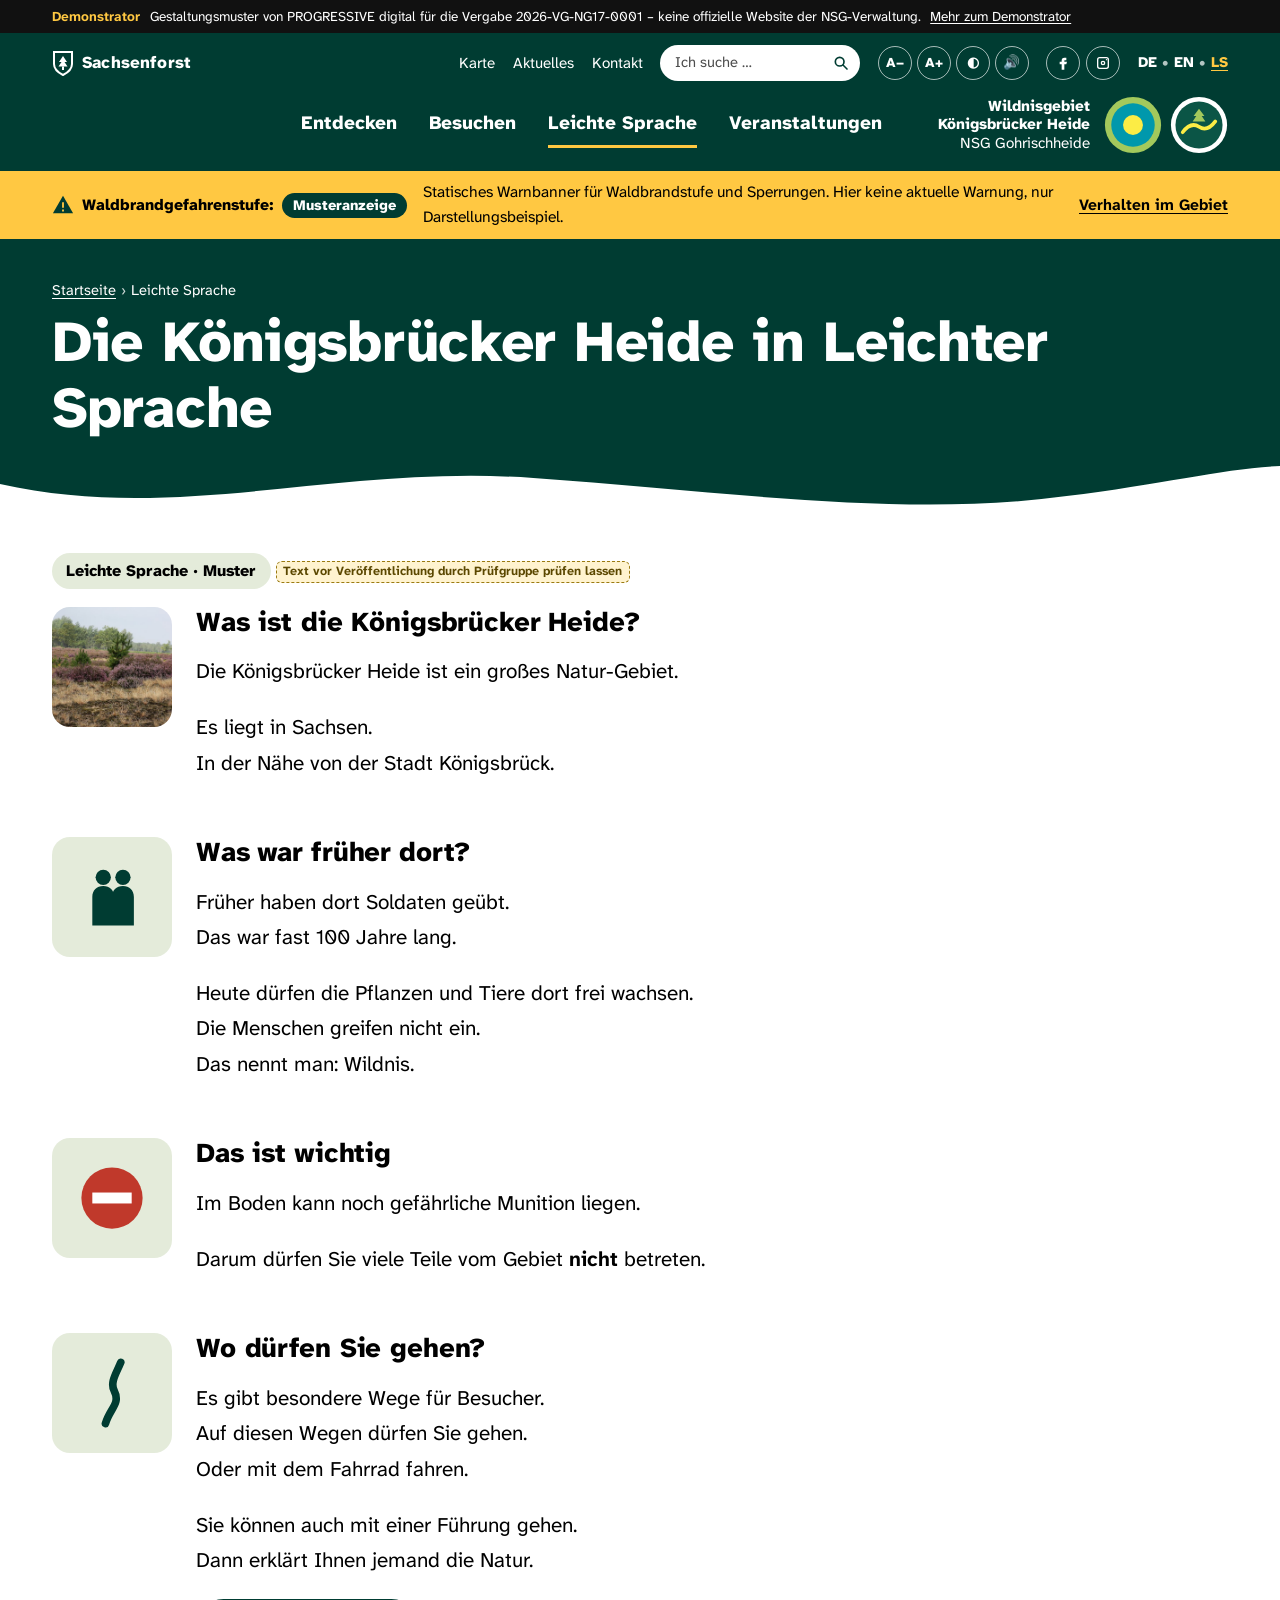
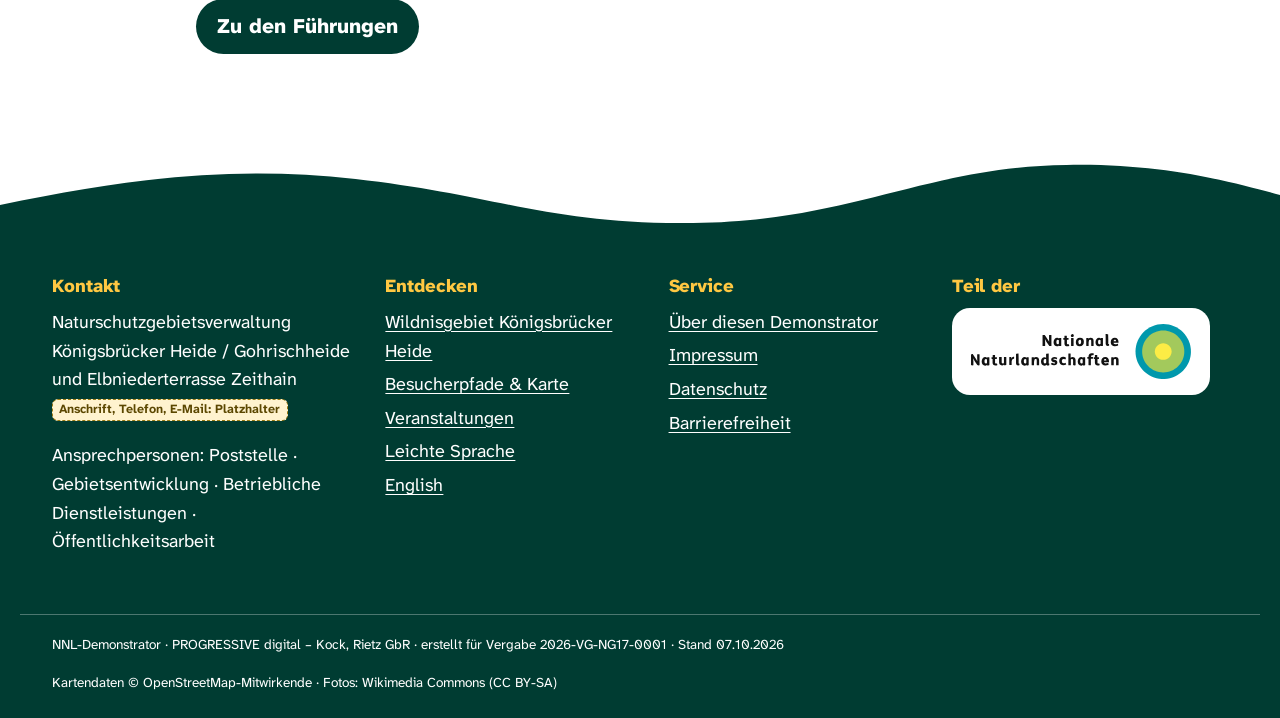
<file: leichte-sprache.html>
<!doctype html>
<html lang="de">
<head>
<meta charset="utf-8">
<meta name="viewport" content="width=device-width, initial-scale=1">
<title>Leichte Sprache – NNL-Demonstrator</title>
<meta name="description" content="Leichte Sprache">
<meta name="robots" content="noindex, nofollow">
<meta name="author" content="PROGRESSIVE digital – Kock, Rietz GbR">
<link rel="preload" href="fonts/ahn-400.woff2" as="font" type="font/woff2" crossorigin>
<link rel="preload" href="fonts/ahn-800.woff2" as="font" type="font/woff2" crossorigin>
<link rel="stylesheet" href="css/nnl.css">
<link rel="icon" href="data:image/svg+xml,%3Csvg xmlns='http://www.w3.org/2000/svg' viewBox='0 0 64 64'%3E%3Ccircle cx='32' cy='32' r='31' fill='%23a3c95c'/%3E%3Ccircle cx='32' cy='32' r='24' fill='%230098ac'/%3E%3Ccircle cx='32' cy='32' r='11' fill='%23fcec45'/%3E%3C/svg%3E">

</head>
<body>
<a class="skip" href="#inhalt">Zum Inhalt springen</a>
<div class="demo-hinweis" role="note"><div class="wrap"><strong>Demonstrator</strong><span>Gestaltungsmuster von PROGRESSIVE digital für die Vergabe 2026-VG-NG17-0001 – keine offizielle Website der NSG-Verwaltung.</span><a href="hinweise.html">Mehr zum Demonstrator</a></div></div>
<header class="kopf">
  <div class="wrap kopf__oben">
    <a class="forst" href="hinweise.html#logos" aria-label="Logo-Position Staatsbetrieb Sachsenforst (Platzhalter)"><svg viewBox="0 0 22 26" aria-hidden="true"><path d="M2 2h18v12c0 6-5 9-9 11C7 23 2 20 2 14Z" fill="none" stroke="#fff" stroke-width="2"/><path d="M11 6l-4 6h2.5l-3 4.5h9l-3-4.5H15Z" fill="#fff"/><path d="M10 16.5h2V20h-2z" fill="#fff"/></svg><span>Sachsenforst</span></a>
    <button class="menu-btn" type="button" aria-expanded="false" aria-controls="hauptnav">Menü <span aria-hidden="true">☰</span></button>
    <div class="kopf__service">
      <a href="karte.html">Karte</a>
      <a href="index.html#aktuelles">Aktuelles</a>
      <a href="index.html#kontakt">Kontakt</a>
      <div><form class="suche" role="search" data-base=""><label class="visually-hidden" for="q-de">Suche</label><input id="q-de" name="q" type="search" placeholder="Ich suche …"><button type="submit" aria-label="Suche"><svg width="16" height="16" viewBox="0 0 24 24" aria-hidden="true"><circle cx="10" cy="10" r="6.5" fill="none" stroke="#003c32" stroke-width="2.5"/><path d="M15 15l6 6" stroke="#003c32" stroke-width="2.5" stroke-linecap="round"/></svg></button></form><span class="suche-meldung visually-hidden" role="status" aria-live="polite"></span></div>
      <div class="a11y" role="group" aria-label="Barrierefreiheit">
        <button type="button" data-a11y="minus" aria-label="Schrift verkleinern" title="Schrift verkleinern">A−</button>
        <button type="button" data-a11y="plus" aria-label="Schrift vergrößern" title="Schrift vergrößern">A+</button>
        <button type="button" data-a11y="kontrast" aria-pressed="false" aria-label="Kontrast erhöhen" title="Kontrast erhöhen">◐</button>
        <button type="button" data-a11y="vorlesen" aria-pressed="false" aria-label="Seite vorlesen" title="Seite vorlesen">🔊</button>
      </div>
      <div class="social"><a href="https://www.facebook.com/" aria-label="Facebook (externer Link)"><svg viewBox="0 0 24 24" aria-hidden="true"><path d="M14 8h3V4h-3c-2.8 0-4 1.7-4 4.3V10H7v4h3v8h4v-8h3l1-4h-4V8.6c0-.4.3-.6.6-.6Z"/></svg></a><a href="https://www.instagram.com/" aria-label="Instagram (externer Link)"><svg viewBox="0 0 24 24" aria-hidden="true"><path d="M7 3h10a4 4 0 0 1 4 4v10a4 4 0 0 1-4 4H7a4 4 0 0 1-4-4V7a4 4 0 0 1 4-4Zm0 2a2 2 0 0 0-2 2v10a2 2 0 0 0 2 2h10a2 2 0 0 0 2-2V7a2 2 0 0 0-2-2Zm5 3.5a3.5 3.5 0 1 1 0 7 3.5 3.5 0 0 1 0-7Zm0 2a1.5 1.5 0 1 0 0 3 1.5 1.5 0 0 0 0-3ZM17.2 6a1 1 0 1 1 0 2 1 1 0 0 1 0-2Z"/></svg></a></div>
      <nav class="sprachen" aria-label="Sprache"><a href="leichte-sprache.html" lang="de" >DE</a><span aria-hidden="true">•</span><a href="en/index.html" lang="en" >EN</a><span aria-hidden="true">•</span><a href="leichte-sprache.html" aria-current="true" title="Leichte Sprache">LS</a></nav>
    </div>
  </div>
  <div class="wrap kopf__haupt">
    <nav class="nav" id="hauptnav" aria-label="Hauptnavigation"><ul><li><a href="wildnisgebiet.html">Entdecken</a></li><li><a href="karte.html">Besuchen</a></li><li><a href="leichte-sprache.html" aria-current="page">Leichte Sprache</a></li><li><a href="veranstaltungen.html">Veranstaltungen</a></li></ul></nav>
    <a class="marke" href="index.html" aria-label="Startseite"><span class="marke__name">Wildnisgebiet<br>Königsbrücker Heide<br><span style='font-weight:400'>NSG Gohrischheide</span></span><span class="marke__logos"><svg viewBox="0 0 64 64" role="img" aria-label="Logo-Position Wildnisgebiet Königsbrücker Heide (Platzhalter)"><circle cx="32" cy="32" r="31" fill="#a3c95c"/><circle cx="32" cy="32" r="24" fill="#0098ac"/><circle cx="32" cy="32" r="11" fill="#fcec45"/></svg><svg viewBox="0 0 64 64" role="img" aria-label="Logo-Position NSG Gohrischheide und Elbniederterrasse Zeithain (Platzhalter)"><circle cx="32" cy="32" r="31" fill="#fff"/><circle cx="32" cy="32" r="26" fill="#0b5546"/><path d="M14 40c6-8 12-10 18-6s12 2 18-6" stroke="#fcec45" stroke-width="4" fill="none" stroke-linecap="round"/><path d="M26 22l6-8 6 8h-3l4 6H25l4-6Z" fill="#a3c95c"/></svg></span></a>
  </div>
</header>
<div class="warnung" role="region" aria-label="Waldbrandgefahrenstufe"><div class="wrap">
  <span class="warnung__stufe"><svg width="22" height="22" viewBox="0 0 24 24" aria-hidden="true"><path d="M12 2 1 21h22Z" fill="#003c32"/><path d="M11 9h2v6h-2zm0 8h2v2h-2z" fill="#ffc842"/></svg>Waldbrandgefahrenstufe: <span class="badge">Musteranzeige</span></span>
  <span class="warnung__text">Statisches Warnbanner für Waldbrandstufe und Sperrungen. Hier keine aktuelle Warnung, nur Darstellungsbeispiel.</span>
  <a href="wildnisgebiet.html#betretung">Verhalten im Gebiet</a>
</div></div>

<main id="inhalt">
<div class="seitenkopf"><div class="wrap">
  <nav class="brotkrumen" aria-label="Brotkrumen"><ol><li><a href="index.html">Startseite</a></li><li aria-current="page">Leichte Sprache</li></ol></nav>
  <h1>Die Königsbrücker Heide in Leichter Sprache</h1>
</div></div>
<div class="wrap" style="padding-top:2.5rem;padding-bottom:3rem">
  <p><span class="ls-logo">Leichte Sprache · Muster</span> <span class="platzhalter">Text vor Veröffentlichung durch Prüfgruppe prüfen lassen</span></p>
  <div class="ls">
    <div class="ls-block"><img src="img/hero-heide-800.jpg" alt="Heide mit lila Blüten" width="120" height="120"><div><h2>Was ist die Königsbrücker Heide?</h2><p>Die Königsbrücker Heide ist ein großes Natur-Gebiet.</p><p>Es liegt in Sachsen.<br>In der Nähe von der Stadt Königsbrück.</p></div></div>
    <div class="ls-block"><div class="ls-symbol"><svg viewBox="0 0 64 64" aria-hidden="true"><circle cx="24" cy="14" r="7" fill="#003c32"/><circle cx="42" cy="14" r="7" fill="#003c32"/><path d="M14 58V32c0-6 4-10 10-10s10 4 10 10v26M32 58V32c0-6 4-10 10-10s10 4 10 10v26" fill="#003c32"/></svg></div><div><h2>Was war früher dort?</h2><p>Früher haben dort Soldaten geübt.<br>Das war fast 100 Jahre lang.</p><p>Heute dürfen die Pflanzen und Tiere dort frei wachsen.<br>Die Menschen greifen nicht ein.<br>Das nennt man: Wildnis.</p></div></div>
    <div class="ls-block"><div class="ls-symbol"><svg viewBox="0 0 64 64" aria-hidden="true"><circle cx="32" cy="32" r="28" fill="#c0392b"/><rect x="14" y="27" width="36" height="10" fill="#fff"/></svg></div><div><h2>Das ist wichtig</h2><p>Im Boden kann noch gefährliche Munition liegen.</p><p>Darum dürfen Sie viele Teile vom Gebiet <strong>nicht</strong> betreten.</p></div></div>
    <div class="ls-block"><div class="ls-symbol"><svg viewBox="0 0 64 64" aria-hidden="true"><path d="M26 60c4-14 14-18 8-30-4-8 2-16 6-26" stroke="#003c32" stroke-width="7" fill="none" stroke-linecap="round"/></svg></div><div><h2>Wo dürfen Sie gehen?</h2><p>Es gibt besondere Wege für Besucher.<br>Auf diesen Wegen dürfen Sie gehen.<br>Oder mit dem Fahrrad fahren.</p><p>Sie können auch mit einer Führung gehen.<br>Dann erklärt Ihnen jemand die Natur.</p><p><a class="btn btn--gruen" href="veranstaltungen.html">Zu den Führungen</a></p></div></div>
  </div>
</div>
</main>
<footer class="fuss" id="kontakt">
  <div class="wrap fuss__grid">
    <div>
      <h2>Kontakt</h2>
      <p>Naturschutzgebietsverwaltung Königsbrücker Heide / Gohrischheide und Elbniederterrasse Zeithain<br>
      <span class="platzhalter">Anschrift, Telefon, E-Mail: Platzhalter</span></p>
      <p>Ansprechpersonen: Poststelle · Gebietsentwicklung · Betriebliche Dienstleistungen · Öffentlichkeitsarbeit</p>
    </div>
    <div>
      <h2>Entdecken</h2>
      <ul>
        <li><a href="wildnisgebiet.html">Wildnisgebiet Königsbrücker Heide</a></li>
        <li><a href="karte.html">Besucherpfade &amp; Karte</a></li>
        <li><a href="veranstaltungen.html">Veranstaltungen</a></li>
        <li><a href="leichte-sprache.html">Leichte Sprache</a></li>
        <li><a href="en/index.html">English</a></li>
      </ul>
    </div>
    <div>
      <h2>Service</h2>
      <ul>
        <li><a href="hinweise.html">Über diesen Demonstrator</a></li>
        <li><a href="hinweise.html#impressum">Impressum</a></li>
        <li><a href="hinweise.html#datenschutz">Datenschutz</a></li>
        <li><a href="hinweise.html#barrierefreiheit">Barrierefreiheit</a></li>
      </ul>
    </div>
    <div>
      <h2>Teil der</h2>
      <a class="nnl-dach" href="https://nationale-naturlandschaften.de/" aria-label="Nationale Naturlandschaften (externer Link)"><img src="img/nnl-dachmarke.svg" alt="Nationale Naturlandschaften" width="220" height="55"></a>
    </div>
  </div>
  <div class="wrap fuss__unten">
    <span>NNL-Demonstrator · PROGRESSIVE digital – Kock, Rietz GbR · erstellt für Vergabe 2026-VG-NG17-0001 · Stand 07.10.2026</span>
    <span>Kartendaten © OpenStreetMap-Mitwirkende · Fotos: Wikimedia Commons (CC BY-SA)</span>
  </div>
</footer>
<script>window.NNL_SUCHINDEX=[{"u": "index.html", "t": "Startseite Willkommen", "k": "aktuelles start heide"}, {"u": "wildnisgebiet.html", "t": "Wildnisgebiet Königsbrücker Heide", "k": "steckbrief schutzstatus ffh natura iucn geschichte betretungsverbot"}, {"u": "karte.html", "t": "Besucherpfade und interaktive Karte", "k": "karte pfade biberpfad turmpfad haselberg zochau aussichtsturm gohrischheide"}, {"u": "veranstaltungen.html", "t": "Veranstaltungen und Führungen", "k": "termine führung wanderung jahresprogramm busführung"}, {"u": "leichte-sprache.html", "t": "Leichte Sprache", "k": "einfach leicht"}, {"u": "en/index.html", "t": "English", "k": "english wilderness"}, {"u": "hinweise.html", "t": "Über diesen Demonstrator", "k": "impressum hinweis schrift bildnachweis lizenz"}];</script>
<script src="js/nnl.js" defer></script>

</body>
</html>
</file>
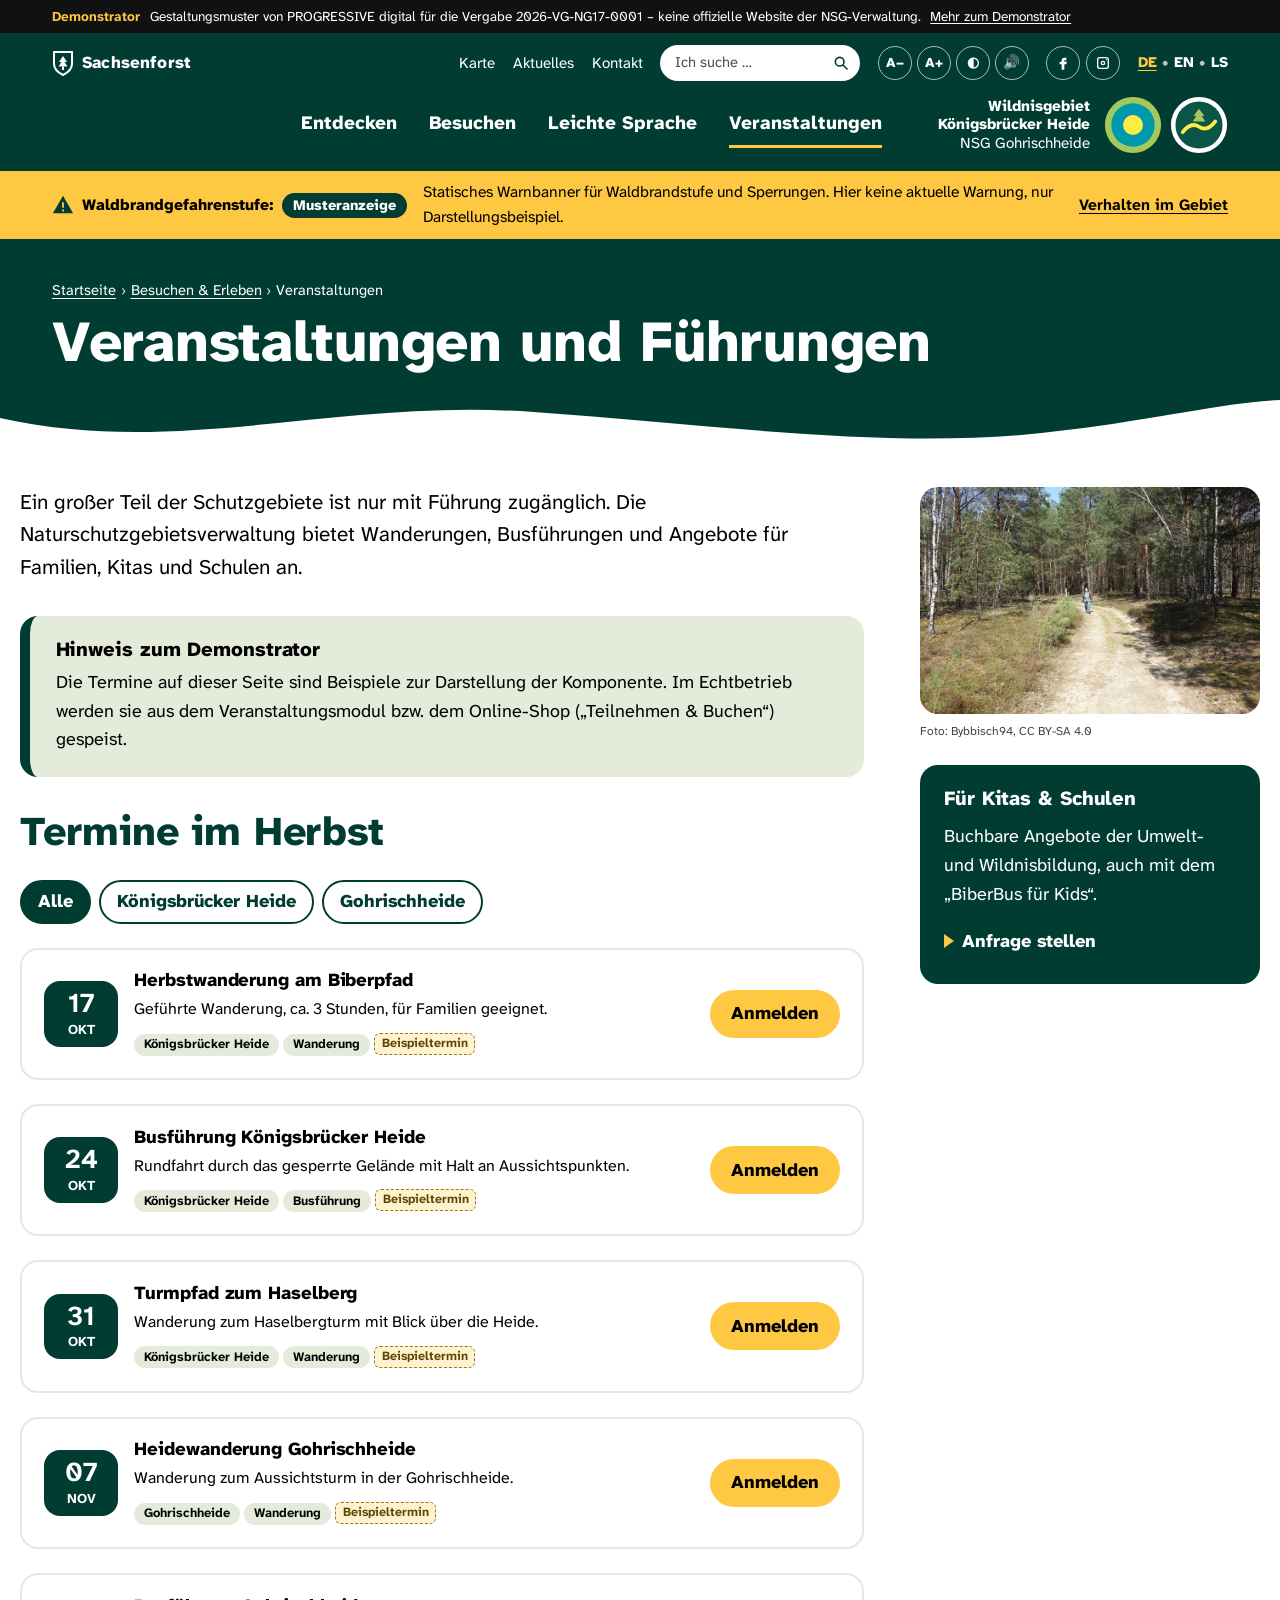
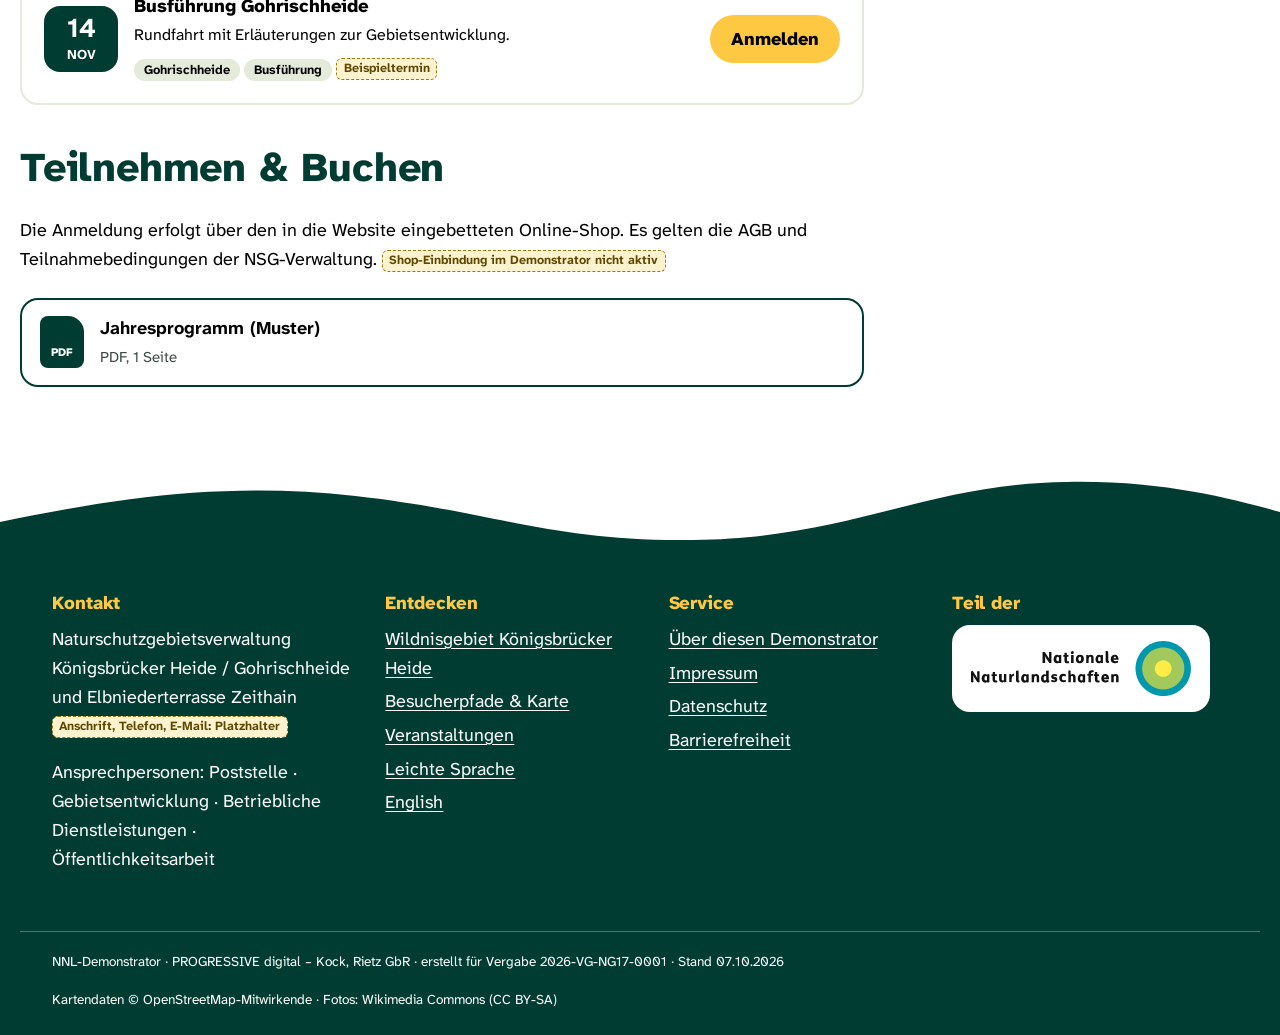
<file: veranstaltungen.html>
<!doctype html>
<html lang="de">
<head>
<meta charset="utf-8">
<meta name="viewport" content="width=device-width, initial-scale=1">
<title>Veranstaltungen – NNL-Demonstrator</title>
<meta name="description" content="Veranstaltungen">
<meta name="robots" content="noindex, nofollow">
<meta name="author" content="PROGRESSIVE digital – Kock, Rietz GbR">
<link rel="preload" href="fonts/ahn-400.woff2" as="font" type="font/woff2" crossorigin>
<link rel="preload" href="fonts/ahn-800.woff2" as="font" type="font/woff2" crossorigin>
<link rel="stylesheet" href="css/nnl.css">
<link rel="icon" href="data:image/svg+xml,%3Csvg xmlns='http://www.w3.org/2000/svg' viewBox='0 0 64 64'%3E%3Ccircle cx='32' cy='32' r='31' fill='%23a3c95c'/%3E%3Ccircle cx='32' cy='32' r='24' fill='%230098ac'/%3E%3Ccircle cx='32' cy='32' r='11' fill='%23fcec45'/%3E%3C/svg%3E">

</head>
<body>
<a class="skip" href="#inhalt">Zum Inhalt springen</a>
<div class="demo-hinweis" role="note"><div class="wrap"><strong>Demonstrator</strong><span>Gestaltungsmuster von PROGRESSIVE digital für die Vergabe 2026-VG-NG17-0001 – keine offizielle Website der NSG-Verwaltung.</span><a href="hinweise.html">Mehr zum Demonstrator</a></div></div>
<header class="kopf">
  <div class="wrap kopf__oben">
    <a class="forst" href="hinweise.html#logos" aria-label="Logo-Position Staatsbetrieb Sachsenforst (Platzhalter)"><svg viewBox="0 0 22 26" aria-hidden="true"><path d="M2 2h18v12c0 6-5 9-9 11C7 23 2 20 2 14Z" fill="none" stroke="#fff" stroke-width="2"/><path d="M11 6l-4 6h2.5l-3 4.5h9l-3-4.5H15Z" fill="#fff"/><path d="M10 16.5h2V20h-2z" fill="#fff"/></svg><span>Sachsenforst</span></a>
    <button class="menu-btn" type="button" aria-expanded="false" aria-controls="hauptnav">Menü <span aria-hidden="true">☰</span></button>
    <div class="kopf__service">
      <a href="karte.html">Karte</a>
      <a href="index.html#aktuelles">Aktuelles</a>
      <a href="index.html#kontakt">Kontakt</a>
      <div><form class="suche" role="search" data-base=""><label class="visually-hidden" for="q-de">Suche</label><input id="q-de" name="q" type="search" placeholder="Ich suche …"><button type="submit" aria-label="Suche"><svg width="16" height="16" viewBox="0 0 24 24" aria-hidden="true"><circle cx="10" cy="10" r="6.5" fill="none" stroke="#003c32" stroke-width="2.5"/><path d="M15 15l6 6" stroke="#003c32" stroke-width="2.5" stroke-linecap="round"/></svg></button></form><span class="suche-meldung visually-hidden" role="status" aria-live="polite"></span></div>
      <div class="a11y" role="group" aria-label="Barrierefreiheit">
        <button type="button" data-a11y="minus" aria-label="Schrift verkleinern" title="Schrift verkleinern">A−</button>
        <button type="button" data-a11y="plus" aria-label="Schrift vergrößern" title="Schrift vergrößern">A+</button>
        <button type="button" data-a11y="kontrast" aria-pressed="false" aria-label="Kontrast erhöhen" title="Kontrast erhöhen">◐</button>
        <button type="button" data-a11y="vorlesen" aria-pressed="false" aria-label="Seite vorlesen" title="Seite vorlesen">🔊</button>
      </div>
      <div class="social"><a href="https://www.facebook.com/" aria-label="Facebook (externer Link)"><svg viewBox="0 0 24 24" aria-hidden="true"><path d="M14 8h3V4h-3c-2.8 0-4 1.7-4 4.3V10H7v4h3v8h4v-8h3l1-4h-4V8.6c0-.4.3-.6.6-.6Z"/></svg></a><a href="https://www.instagram.com/" aria-label="Instagram (externer Link)"><svg viewBox="0 0 24 24" aria-hidden="true"><path d="M7 3h10a4 4 0 0 1 4 4v10a4 4 0 0 1-4 4H7a4 4 0 0 1-4-4V7a4 4 0 0 1 4-4Zm0 2a2 2 0 0 0-2 2v10a2 2 0 0 0 2 2h10a2 2 0 0 0 2-2V7a2 2 0 0 0-2-2Zm5 3.5a3.5 3.5 0 1 1 0 7 3.5 3.5 0 0 1 0-7Zm0 2a1.5 1.5 0 1 0 0 3 1.5 1.5 0 0 0 0-3ZM17.2 6a1 1 0 1 1 0 2 1 1 0 0 1 0-2Z"/></svg></a></div>
      <nav class="sprachen" aria-label="Sprache"><a href="veranstaltungen.html" lang="de" aria-current="true">DE</a><span aria-hidden="true">•</span><a href="en/index.html" lang="en" >EN</a><span aria-hidden="true">•</span><a href="leichte-sprache.html"  title="Leichte Sprache">LS</a></nav>
    </div>
  </div>
  <div class="wrap kopf__haupt">
    <nav class="nav" id="hauptnav" aria-label="Hauptnavigation"><ul><li><a href="wildnisgebiet.html">Entdecken</a></li><li><a href="karte.html">Besuchen</a></li><li><a href="leichte-sprache.html">Leichte Sprache</a></li><li><a href="veranstaltungen.html" aria-current="page">Veranstaltungen</a></li></ul></nav>
    <a class="marke" href="index.html" aria-label="Startseite"><span class="marke__name">Wildnisgebiet<br>Königsbrücker Heide<br><span style='font-weight:400'>NSG Gohrischheide</span></span><span class="marke__logos"><svg viewBox="0 0 64 64" role="img" aria-label="Logo-Position Wildnisgebiet Königsbrücker Heide (Platzhalter)"><circle cx="32" cy="32" r="31" fill="#a3c95c"/><circle cx="32" cy="32" r="24" fill="#0098ac"/><circle cx="32" cy="32" r="11" fill="#fcec45"/></svg><svg viewBox="0 0 64 64" role="img" aria-label="Logo-Position NSG Gohrischheide und Elbniederterrasse Zeithain (Platzhalter)"><circle cx="32" cy="32" r="31" fill="#fff"/><circle cx="32" cy="32" r="26" fill="#0b5546"/><path d="M14 40c6-8 12-10 18-6s12 2 18-6" stroke="#fcec45" stroke-width="4" fill="none" stroke-linecap="round"/><path d="M26 22l6-8 6 8h-3l4 6H25l4-6Z" fill="#a3c95c"/></svg></span></a>
  </div>
</header>
<div class="warnung" role="region" aria-label="Waldbrandgefahrenstufe"><div class="wrap">
  <span class="warnung__stufe"><svg width="22" height="22" viewBox="0 0 24 24" aria-hidden="true"><path d="M12 2 1 21h22Z" fill="#003c32"/><path d="M11 9h2v6h-2zm0 8h2v2h-2z" fill="#ffc842"/></svg>Waldbrandgefahrenstufe: <span class="badge">Musteranzeige</span></span>
  <span class="warnung__text">Statisches Warnbanner für Waldbrandstufe und Sperrungen. Hier keine aktuelle Warnung, nur Darstellungsbeispiel.</span>
  <a href="wildnisgebiet.html#betretung">Verhalten im Gebiet</a>
</div></div>

<main id="inhalt">
<div class="seitenkopf"><div class="wrap">
  <nav class="brotkrumen" aria-label="Brotkrumen"><ol><li><a href="index.html">Startseite</a></li><li><a href="veranstaltungen.html">Besuchen &amp; Erleben</a></li><li aria-current="page">Veranstaltungen</li></ol></nav>
  <h1>Veranstaltungen und Führungen</h1>
</div></div>
<div class="wrap inhalt">
  <div>
    <p class="lead">Ein großer Teil der Schutzgebiete ist nur mit Führung zugänglich. Die Naturschutzgebietsverwaltung bietet Wanderungen, Busführungen und Angebote für Familien, Kitas und Schulen an.</p>
    <div class="infobox"><h2>Hinweis zum Demonstrator</h2><p>Die Termine auf dieser Seite sind Beispiele zur Darstellung der Komponente. Im Echtbetrieb werden sie aus dem Veranstaltungsmodul bzw. dem Online-Shop („Teilnehmen &amp; Buchen“) gespeist.</p></div>
    <h2 class="zwischen">Termine im Herbst</h2>
    <ul class="filter" aria-label="Nach Gebiet filtern">
      <li><button type="button" data-filter="alle" aria-pressed="true">Alle</button></li>
      <li><button type="button" data-filter="kh" aria-pressed="false">Königsbrücker Heide</button></li>
      <li><button type="button" data-filter="gh" aria-pressed="false">Gohrischheide</button></li>
    </ul>
    <p id="filter-status" class="visually-hidden" role="status" aria-live="polite"></p>
    <ul class="termine termine--liste">
      <li class="termin" data-gebiet="kh"><div class="datum" aria-hidden="true"><b>17</b><span>Okt</span></div>
<div><h3><span class="visually-hidden">17. Okt 2026: </span>Herbstwanderung am Biberpfad</h3><p>Geführte Wanderung, ca. 3 Stunden, für Familien geeignet.</p><span class="tag">Königsbrücker Heide</span><span class="tag">Wanderung</span><span class="platzhalter">Beispieltermin</span></div>
<a class="btn" href="#online-shop" aria-label="Herbstwanderung am Biberpfad – zur Anmeldung">Anmelden</a></li>
      <li class="termin" data-gebiet="kh"><div class="datum" aria-hidden="true"><b>24</b><span>Okt</span></div>
<div><h3><span class="visually-hidden">24. Okt 2026: </span>Busführung Königsbrücker Heide</h3><p>Rundfahrt durch das gesperrte Gelände mit Halt an Aussichtspunkten.</p><span class="tag">Königsbrücker Heide</span><span class="tag">Busführung</span><span class="platzhalter">Beispieltermin</span></div>
<a class="btn" href="#online-shop" aria-label="Busführung Königsbrücker Heide – zur Anmeldung">Anmelden</a></li>
      <li class="termin" data-gebiet="kh"><div class="datum" aria-hidden="true"><b>31</b><span>Okt</span></div>
<div><h3><span class="visually-hidden">31. Okt 2026: </span>Turmpfad zum Haselberg</h3><p>Wanderung zum Haselbergturm mit Blick über die Heide.</p><span class="tag">Königsbrücker Heide</span><span class="tag">Wanderung</span><span class="platzhalter">Beispieltermin</span></div>
<a class="btn" href="#online-shop" aria-label="Turmpfad zum Haselberg – zur Anmeldung">Anmelden</a></li>
      <li class="termin" data-gebiet="gh"><div class="datum" aria-hidden="true"><b>07</b><span>Nov</span></div>
<div><h3><span class="visually-hidden">07. Nov 2026: </span>Heidewanderung Gohrischheide</h3><p>Wanderung zum Aussichtsturm in der Gohrischheide.</p><span class="tag">Gohrischheide</span><span class="tag">Wanderung</span><span class="platzhalter">Beispieltermin</span></div>
<a class="btn" href="#online-shop" aria-label="Heidewanderung Gohrischheide – zur Anmeldung">Anmelden</a></li>
      <li class="termin" data-gebiet="gh"><div class="datum" aria-hidden="true"><b>14</b><span>Nov</span></div>
<div><h3><span class="visually-hidden">14. Nov 2026: </span>Busführung Gohrischheide</h3><p>Rundfahrt mit Erläuterungen zur Gebietsentwicklung.</p><span class="tag">Gohrischheide</span><span class="tag">Busführung</span><span class="platzhalter">Beispieltermin</span></div>
<a class="btn" href="#online-shop" aria-label="Busführung Gohrischheide – zur Anmeldung">Anmelden</a></li>
    </ul>
    <h2 class="zwischen" id="online-shop" style="margin-top:2.5rem">Teilnehmen &amp; Buchen</h2>
    <p>Die Anmeldung erfolgt über den in die Website eingebetteten Online-Shop. Es gelten die AGB und Teilnahmebedingungen der NSG-Verwaltung. <span class="platzhalter">Shop-Einbindung im Demonstrator nicht aktiv</span></p>
    <ul class="downloads">
      <li><a class="download" href="downloads/muster-jahresprogramm.pdf" download><span class="download__icon">PDF</span><span><b>Jahresprogramm (Muster)</b><small>PDF, 1 Seite</small></span></a></li>
    </ul>
  </div>
  <aside class="seitenleiste" aria-label="Weiterführend">
    <img src="img/pfad-800.jpg" alt="Wanderin auf einem Sandweg durch Kiefernwald" style="border-radius:18px" width="800" height="533">
    <p class="bildnachweis" style="margin-top:-1rem">Foto: Bybbisch94, CC BY-SA 4.0</p>
    <div class="kasten"><h2>Für Kitas &amp; Schulen</h2><p>Buchbare Angebote der Umwelt- und Wildnisbildung, auch mit dem „BiberBus für Kids“.</p><ul class="links"><li><a href="#online-shop">Anfrage stellen</a></li></ul></div>
  </aside>
</div>
</main>
<footer class="fuss" id="kontakt">
  <div class="wrap fuss__grid">
    <div>
      <h2>Kontakt</h2>
      <p>Naturschutzgebietsverwaltung Königsbrücker Heide / Gohrischheide und Elbniederterrasse Zeithain<br>
      <span class="platzhalter">Anschrift, Telefon, E-Mail: Platzhalter</span></p>
      <p>Ansprechpersonen: Poststelle · Gebietsentwicklung · Betriebliche Dienstleistungen · Öffentlichkeitsarbeit</p>
    </div>
    <div>
      <h2>Entdecken</h2>
      <ul>
        <li><a href="wildnisgebiet.html">Wildnisgebiet Königsbrücker Heide</a></li>
        <li><a href="karte.html">Besucherpfade &amp; Karte</a></li>
        <li><a href="veranstaltungen.html">Veranstaltungen</a></li>
        <li><a href="leichte-sprache.html">Leichte Sprache</a></li>
        <li><a href="en/index.html">English</a></li>
      </ul>
    </div>
    <div>
      <h2>Service</h2>
      <ul>
        <li><a href="hinweise.html">Über diesen Demonstrator</a></li>
        <li><a href="hinweise.html#impressum">Impressum</a></li>
        <li><a href="hinweise.html#datenschutz">Datenschutz</a></li>
        <li><a href="hinweise.html#barrierefreiheit">Barrierefreiheit</a></li>
      </ul>
    </div>
    <div>
      <h2>Teil der</h2>
      <a class="nnl-dach" href="https://nationale-naturlandschaften.de/" aria-label="Nationale Naturlandschaften (externer Link)"><img src="img/nnl-dachmarke.svg" alt="Nationale Naturlandschaften" width="220" height="55"></a>
    </div>
  </div>
  <div class="wrap fuss__unten">
    <span>NNL-Demonstrator · PROGRESSIVE digital – Kock, Rietz GbR · erstellt für Vergabe 2026-VG-NG17-0001 · Stand 07.10.2026</span>
    <span>Kartendaten © OpenStreetMap-Mitwirkende · Fotos: Wikimedia Commons (CC BY-SA)</span>
  </div>
</footer>
<script>window.NNL_SUCHINDEX=[{"u": "index.html", "t": "Startseite Willkommen", "k": "aktuelles start heide"}, {"u": "wildnisgebiet.html", "t": "Wildnisgebiet Königsbrücker Heide", "k": "steckbrief schutzstatus ffh natura iucn geschichte betretungsverbot"}, {"u": "karte.html", "t": "Besucherpfade und interaktive Karte", "k": "karte pfade biberpfad turmpfad haselberg zochau aussichtsturm gohrischheide"}, {"u": "veranstaltungen.html", "t": "Veranstaltungen und Führungen", "k": "termine führung wanderung jahresprogramm busführung"}, {"u": "leichte-sprache.html", "t": "Leichte Sprache", "k": "einfach leicht"}, {"u": "en/index.html", "t": "English", "k": "english wilderness"}, {"u": "hinweise.html", "t": "Über diesen Demonstrator", "k": "impressum hinweis schrift bildnachweis lizenz"}];</script>
<script src="js/nnl.js" defer></script>

</body>
</html>
</file>
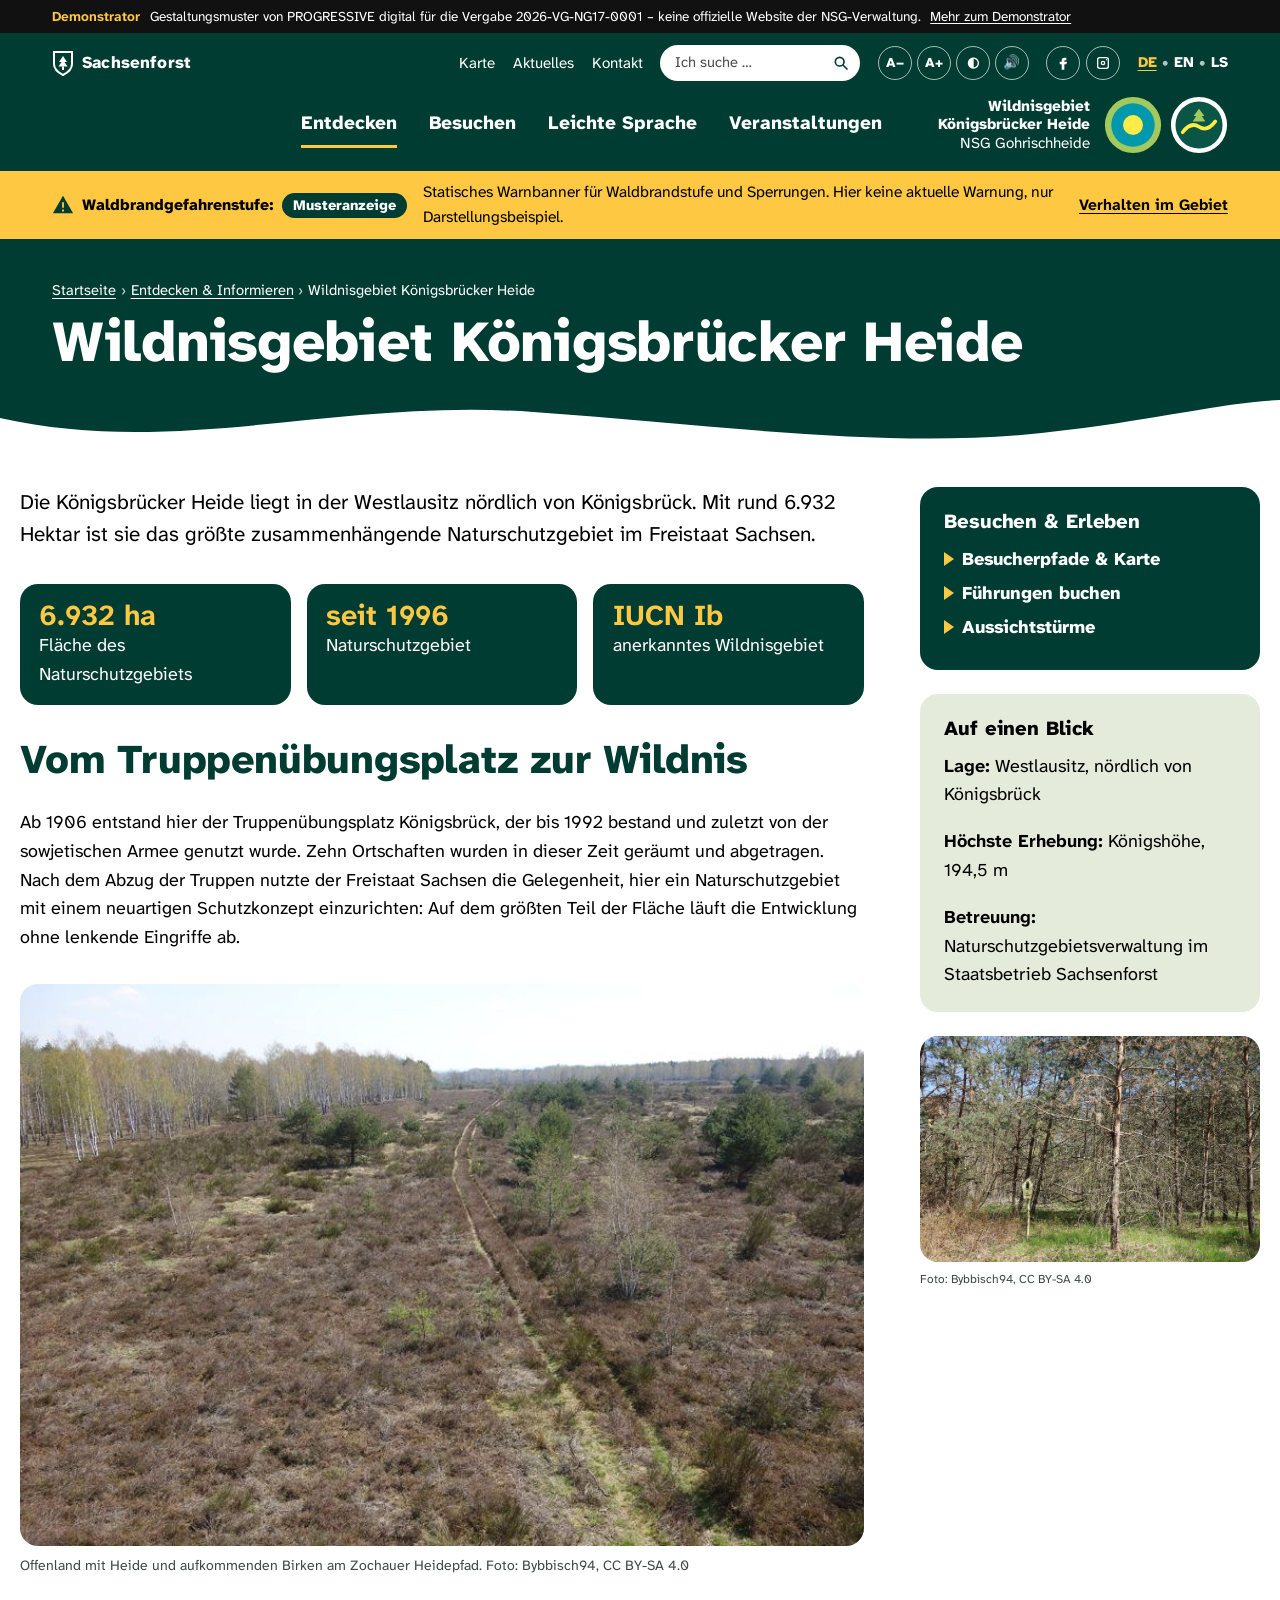
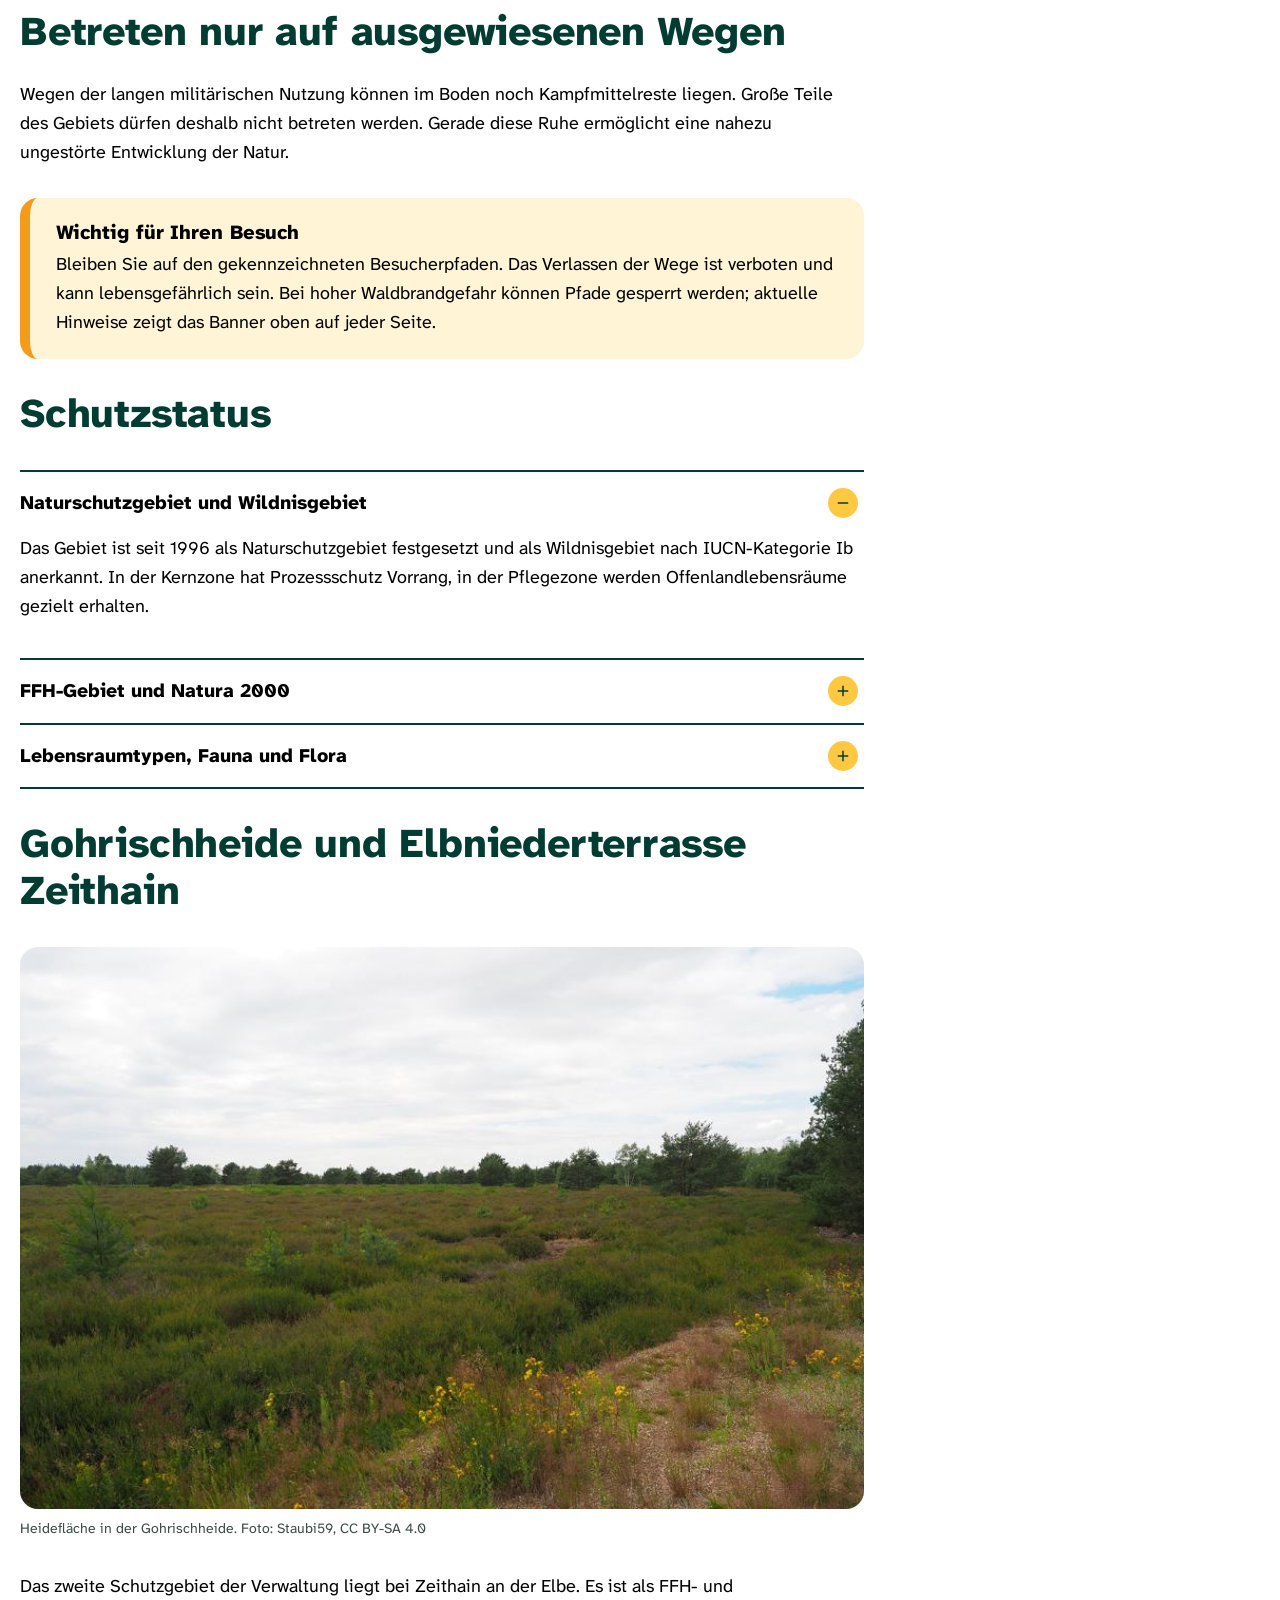
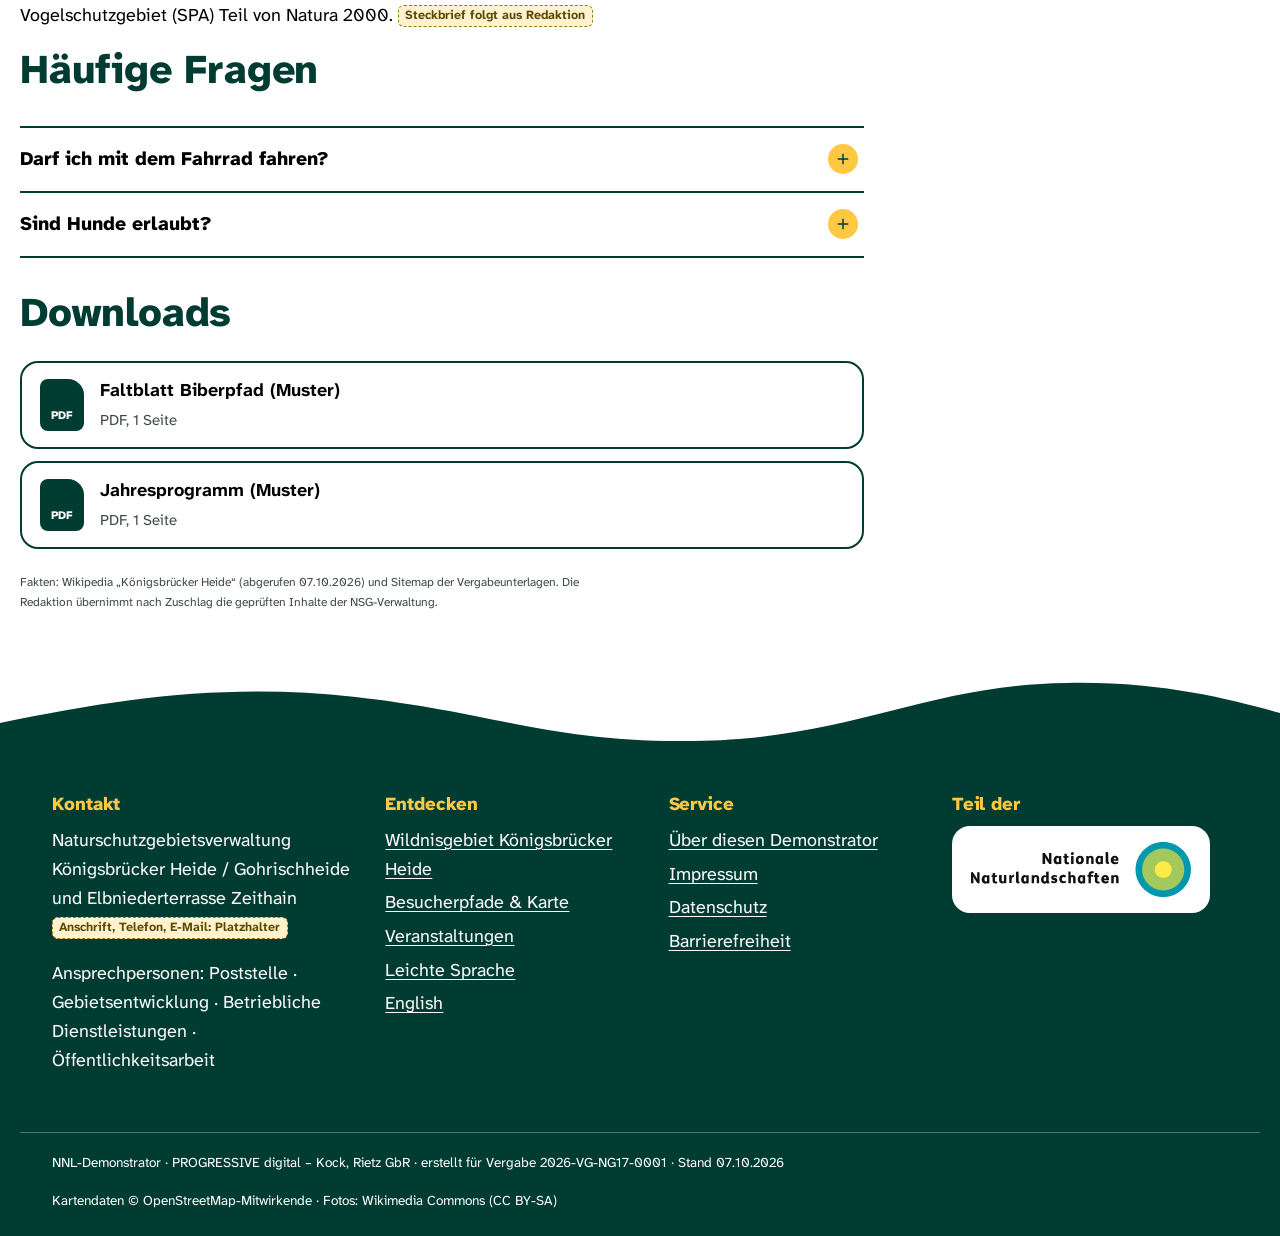
<file: wildnisgebiet.html>
<!doctype html>
<html lang="de">
<head>
<meta charset="utf-8">
<meta name="viewport" content="width=device-width, initial-scale=1">
<title>Wildnisgebiet Königsbrücker Heide – NNL-Demonstrator</title>
<meta name="description" content="Wildnisgebiet Königsbrücker Heide">
<meta name="robots" content="noindex, nofollow">
<meta name="author" content="PROGRESSIVE digital – Kock, Rietz GbR">
<link rel="preload" href="fonts/ahn-400.woff2" as="font" type="font/woff2" crossorigin>
<link rel="preload" href="fonts/ahn-800.woff2" as="font" type="font/woff2" crossorigin>
<link rel="stylesheet" href="css/nnl.css">
<link rel="icon" href="data:image/svg+xml,%3Csvg xmlns='http://www.w3.org/2000/svg' viewBox='0 0 64 64'%3E%3Ccircle cx='32' cy='32' r='31' fill='%23a3c95c'/%3E%3Ccircle cx='32' cy='32' r='24' fill='%230098ac'/%3E%3Ccircle cx='32' cy='32' r='11' fill='%23fcec45'/%3E%3C/svg%3E">

</head>
<body>
<a class="skip" href="#inhalt">Zum Inhalt springen</a>
<div class="demo-hinweis" role="note"><div class="wrap"><strong>Demonstrator</strong><span>Gestaltungsmuster von PROGRESSIVE digital für die Vergabe 2026-VG-NG17-0001 – keine offizielle Website der NSG-Verwaltung.</span><a href="hinweise.html">Mehr zum Demonstrator</a></div></div>
<header class="kopf">
  <div class="wrap kopf__oben">
    <a class="forst" href="hinweise.html#logos" aria-label="Logo-Position Staatsbetrieb Sachsenforst (Platzhalter)"><svg viewBox="0 0 22 26" aria-hidden="true"><path d="M2 2h18v12c0 6-5 9-9 11C7 23 2 20 2 14Z" fill="none" stroke="#fff" stroke-width="2"/><path d="M11 6l-4 6h2.5l-3 4.5h9l-3-4.5H15Z" fill="#fff"/><path d="M10 16.5h2V20h-2z" fill="#fff"/></svg><span>Sachsenforst</span></a>
    <button class="menu-btn" type="button" aria-expanded="false" aria-controls="hauptnav">Menü <span aria-hidden="true">☰</span></button>
    <div class="kopf__service">
      <a href="karte.html">Karte</a>
      <a href="index.html#aktuelles">Aktuelles</a>
      <a href="index.html#kontakt">Kontakt</a>
      <div><form class="suche" role="search" data-base=""><label class="visually-hidden" for="q-de">Suche</label><input id="q-de" name="q" type="search" placeholder="Ich suche …"><button type="submit" aria-label="Suche"><svg width="16" height="16" viewBox="0 0 24 24" aria-hidden="true"><circle cx="10" cy="10" r="6.5" fill="none" stroke="#003c32" stroke-width="2.5"/><path d="M15 15l6 6" stroke="#003c32" stroke-width="2.5" stroke-linecap="round"/></svg></button></form><span class="suche-meldung visually-hidden" role="status" aria-live="polite"></span></div>
      <div class="a11y" role="group" aria-label="Barrierefreiheit">
        <button type="button" data-a11y="minus" aria-label="Schrift verkleinern" title="Schrift verkleinern">A−</button>
        <button type="button" data-a11y="plus" aria-label="Schrift vergrößern" title="Schrift vergrößern">A+</button>
        <button type="button" data-a11y="kontrast" aria-pressed="false" aria-label="Kontrast erhöhen" title="Kontrast erhöhen">◐</button>
        <button type="button" data-a11y="vorlesen" aria-pressed="false" aria-label="Seite vorlesen" title="Seite vorlesen">🔊</button>
      </div>
      <div class="social"><a href="https://www.facebook.com/" aria-label="Facebook (externer Link)"><svg viewBox="0 0 24 24" aria-hidden="true"><path d="M14 8h3V4h-3c-2.8 0-4 1.7-4 4.3V10H7v4h3v8h4v-8h3l1-4h-4V8.6c0-.4.3-.6.6-.6Z"/></svg></a><a href="https://www.instagram.com/" aria-label="Instagram (externer Link)"><svg viewBox="0 0 24 24" aria-hidden="true"><path d="M7 3h10a4 4 0 0 1 4 4v10a4 4 0 0 1-4 4H7a4 4 0 0 1-4-4V7a4 4 0 0 1 4-4Zm0 2a2 2 0 0 0-2 2v10a2 2 0 0 0 2 2h10a2 2 0 0 0 2-2V7a2 2 0 0 0-2-2Zm5 3.5a3.5 3.5 0 1 1 0 7 3.5 3.5 0 0 1 0-7Zm0 2a1.5 1.5 0 1 0 0 3 1.5 1.5 0 0 0 0-3ZM17.2 6a1 1 0 1 1 0 2 1 1 0 0 1 0-2Z"/></svg></a></div>
      <nav class="sprachen" aria-label="Sprache"><a href="wildnisgebiet.html" lang="de" aria-current="true">DE</a><span aria-hidden="true">•</span><a href="en/index.html" lang="en" >EN</a><span aria-hidden="true">•</span><a href="leichte-sprache.html"  title="Leichte Sprache">LS</a></nav>
    </div>
  </div>
  <div class="wrap kopf__haupt">
    <nav class="nav" id="hauptnav" aria-label="Hauptnavigation"><ul><li><a href="wildnisgebiet.html" aria-current="page">Entdecken</a></li><li><a href="karte.html">Besuchen</a></li><li><a href="leichte-sprache.html">Leichte Sprache</a></li><li><a href="veranstaltungen.html">Veranstaltungen</a></li></ul></nav>
    <a class="marke" href="index.html" aria-label="Startseite"><span class="marke__name">Wildnisgebiet<br>Königsbrücker Heide<br><span style='font-weight:400'>NSG Gohrischheide</span></span><span class="marke__logos"><svg viewBox="0 0 64 64" role="img" aria-label="Logo-Position Wildnisgebiet Königsbrücker Heide (Platzhalter)"><circle cx="32" cy="32" r="31" fill="#a3c95c"/><circle cx="32" cy="32" r="24" fill="#0098ac"/><circle cx="32" cy="32" r="11" fill="#fcec45"/></svg><svg viewBox="0 0 64 64" role="img" aria-label="Logo-Position NSG Gohrischheide und Elbniederterrasse Zeithain (Platzhalter)"><circle cx="32" cy="32" r="31" fill="#fff"/><circle cx="32" cy="32" r="26" fill="#0b5546"/><path d="M14 40c6-8 12-10 18-6s12 2 18-6" stroke="#fcec45" stroke-width="4" fill="none" stroke-linecap="round"/><path d="M26 22l6-8 6 8h-3l4 6H25l4-6Z" fill="#a3c95c"/></svg></span></a>
  </div>
</header>
<div class="warnung" role="region" aria-label="Waldbrandgefahrenstufe"><div class="wrap">
  <span class="warnung__stufe"><svg width="22" height="22" viewBox="0 0 24 24" aria-hidden="true"><path d="M12 2 1 21h22Z" fill="#003c32"/><path d="M11 9h2v6h-2zm0 8h2v2h-2z" fill="#ffc842"/></svg>Waldbrandgefahrenstufe: <span class="badge">Musteranzeige</span></span>
  <span class="warnung__text">Statisches Warnbanner für Waldbrandstufe und Sperrungen. Hier keine aktuelle Warnung, nur Darstellungsbeispiel.</span>
  <a href="wildnisgebiet.html#betretung">Verhalten im Gebiet</a>
</div></div>

<main id="inhalt">
<div class="seitenkopf"><div class="wrap">
  <nav class="brotkrumen" aria-label="Brotkrumen"><ol><li><a href="index.html">Startseite</a></li><li><a href="wildnisgebiet.html">Entdecken &amp; Informieren</a></li><li aria-current="page">Wildnisgebiet Königsbrücker Heide</li></ol></nav>
  <h1>Wildnisgebiet Königsbrücker Heide</h1>
</div></div>
<div class="wrap inhalt">
  <article>
    <p class="lead">Die Königsbrücker Heide liegt in der Westlausitz nördlich von Königsbrück. Mit rund 6.932 Hektar ist sie das größte zusammenhängende Naturschutzgebiet im Freistaat Sachsen.</p>
    <ul class="fakten" aria-label="Kennzahlen">
      <li><b>6.932 ha</b>Fläche des Naturschutzgebiets</li>
      <li><b>seit 1996</b>Naturschutzgebiet</li>
      <li><b>IUCN Ib</b>anerkanntes Wildnisgebiet</li>
    </ul>
    <h2 class="zwischen">Vom Truppenübungsplatz zur Wildnis</h2>
    <p>Ab 1906 entstand hier der Truppenübungsplatz Königsbrück, der bis 1992 bestand und zuletzt von der sowjetischen Armee genutzt wurde. Zehn Ortschaften wurden in dieser Zeit geräumt und abgetragen. Nach dem Abzug der Truppen nutzte der Freistaat Sachsen die Gelegenheit, hier ein Naturschutzgebiet mit einem neuartigen Schutzkonzept einzurichten: Auf dem größten Teil der Fläche läuft die Entwicklung ohne lenkende Eingriffe ab.</p>
    <figure>
      <img src="img/offenland.jpg" srcset="img/offenland-800.jpg 800w, img/offenland.jpg 1600w" sizes="(max-width:900px) 100vw, 800px" alt="Weite Heidelandschaft mit Birken am Horizont" width="1600" height="1067">
      <figcaption>Offenland mit Heide und aufkommenden Birken am Zochauer Heidepfad. Foto: Bybbisch94, CC BY-SA 4.0</figcaption>
    </figure>
    <h2 class="zwischen" id="betretung">Betreten nur auf ausgewiesenen Wegen</h2>
    <p>Wegen der langen militärischen Nutzung können im Boden noch Kampfmittelreste liegen. Große Teile des Gebiets dürfen deshalb nicht betreten werden. Gerade diese Ruhe ermöglicht eine nahezu ungestörte Entwicklung der Natur.</p>
    <div class="infobox infobox--warn" role="note">
      <h3>Wichtig für Ihren Besuch</h3>
      <p>Bleiben Sie auf den gekennzeichneten Besucherpfaden. Das Verlassen der Wege ist verboten und kann lebensgefährlich sein. Bei hoher Waldbrandgefahr können Pfade gesperrt werden; aktuelle Hinweise zeigt das Banner oben auf jeder Seite.</p>
    </div>
    <h2 class="zwischen">Schutzstatus</h2>
    <div class="akkordeon">
      <details open><summary>Naturschutzgebiet und Wildnisgebiet</summary><div class="panel"><p>Das Gebiet ist seit 1996 als Naturschutzgebiet festgesetzt und als Wildnisgebiet nach IUCN-Kategorie Ib anerkannt. In der Kernzone hat Prozessschutz Vorrang, in der Pflegezone werden Offenlandlebensräume gezielt erhalten.</p></div></details>
      <details><summary>FFH-Gebiet und Natura 2000</summary><div class="panel"><p>Die Königsbrücker Heide ist zugleich Fauna-Flora-Habitat-Gebiet (EU-Meldenummer DE4847302) und damit Teil des europäischen Schutzgebietsnetzes Natura 2000.</p></div></details>
      <details><summary>Lebensraumtypen, Fauna und Flora</summary><div class="panel"><p><span class="platzhalter">Redaktioneller Platzhalter</span> Hier beschreibt die NSG-Verwaltung die prägenden Lebensraumtypen sowie charakteristische Tier- und Pflanzenarten, ergänzt um Bilder und Verweise auf das Monitoring.</p></div></details>
    </div>
    <h2 class="zwischen" id="gohrischheide">Gohrischheide und Elbniederterrasse Zeithain</h2>
    <figure>
      <img src="img/gohrisch-3.jpg" srcset="img/gohrisch-3-800.jpg 800w, img/gohrisch-3.jpg 1600w" sizes="(max-width:900px) 100vw, 800px" alt="Heidefläche mit blühenden Pflanzen in der Gohrischheide" width="1600" height="1067">
      <figcaption>Heidefläche in der Gohrischheide. Foto: Staubi59, CC BY-SA 4.0</figcaption>
    </figure>
    <p>Das zweite Schutzgebiet der Verwaltung liegt bei Zeithain an der Elbe. Es ist als FFH- und Vogelschutzgebiet (SPA) Teil von Natura 2000. <span class="platzhalter">Steckbrief folgt aus Redaktion</span></p>
    <h2 class="zwischen" id="faq">Häufige Fragen</h2>
    <div class="akkordeon">
      <details><summary>Darf ich mit dem Fahrrad fahren?</summary><div class="panel"><p>Auf dem Radrundweg Königsbrücker Heide und dem Radrundweg Gohrischheide ja. Auf allen übrigen Pfaden gelten die Regeln der Beschilderung. <span class="platzhalter">Musterantwort</span></p></div></details>
      <details><summary>Sind Hunde erlaubt?</summary><div class="panel"><p><span class="platzhalter">Musterantwort</span> Die verbindliche Regelung ergibt sich aus der Schutzgebietsverordnung und wird hier redaktionell gepflegt.</p></div></details>
    </div>
    <h2 class="zwischen" id="forschung">Downloads</h2>
    <ul class="downloads">
      <li><a class="download" href="downloads/muster-faltblatt-biberpfad.pdf" download><span class="download__icon">PDF</span><span><b>Faltblatt Biberpfad (Muster)</b><small>PDF, 1 Seite</small></span></a></li>
      <li><a class="download" href="downloads/muster-jahresprogramm.pdf" download><span class="download__icon">PDF</span><span><b>Jahresprogramm (Muster)</b><small>PDF, 1 Seite</small></span></a></li>
    </ul>
    <p class="bildnachweis">Fakten: Wikipedia „Königsbrücker Heide“ (abgerufen 07.10.2026) und Sitemap der Vergabeunterlagen. Die Redaktion übernimmt nach Zuschlag die geprüften Inhalte der NSG-Verwaltung.</p>
  </article>
  <aside class="seitenleiste" aria-label="Weiterführend">
    <div class="kasten"><h2>Besuchen &amp; Erleben</h2><ul class="links"><li><a href="karte.html">Besucherpfade &amp; Karte</a></li><li><a href="veranstaltungen.html">Führungen buchen</a></li><li><a href="karte.html#ausflugsziele">Aussichtstürme</a></li></ul></div>
    <div class="kasten kasten--hell"><h2>Auf einen Blick</h2><p><b>Lage:</b> Westlausitz, nördlich von Königsbrück</p><p><b>Höchste Erhebung:</b> Königshöhe, 194,5 m</p><p style="margin:0"><b>Betreuung:</b> Naturschutzgebietsverwaltung im Staatsbetrieb Sachsenforst</p></div>
    <img src="img/kiefernwald-800.jpg" alt="Lichter Kiefernwald mit Hinweisschild" style="border-radius:18px" width="800" height="533">
    <p class="bildnachweis" style="margin-top:-1rem">Foto: Bybbisch94, CC BY-SA 4.0</p>
  </aside>
</div>
</main>
<footer class="fuss" id="kontakt">
  <div class="wrap fuss__grid">
    <div>
      <h2>Kontakt</h2>
      <p>Naturschutzgebietsverwaltung Königsbrücker Heide / Gohrischheide und Elbniederterrasse Zeithain<br>
      <span class="platzhalter">Anschrift, Telefon, E-Mail: Platzhalter</span></p>
      <p>Ansprechpersonen: Poststelle · Gebietsentwicklung · Betriebliche Dienstleistungen · Öffentlichkeitsarbeit</p>
    </div>
    <div>
      <h2>Entdecken</h2>
      <ul>
        <li><a href="wildnisgebiet.html">Wildnisgebiet Königsbrücker Heide</a></li>
        <li><a href="karte.html">Besucherpfade &amp; Karte</a></li>
        <li><a href="veranstaltungen.html">Veranstaltungen</a></li>
        <li><a href="leichte-sprache.html">Leichte Sprache</a></li>
        <li><a href="en/index.html">English</a></li>
      </ul>
    </div>
    <div>
      <h2>Service</h2>
      <ul>
        <li><a href="hinweise.html">Über diesen Demonstrator</a></li>
        <li><a href="hinweise.html#impressum">Impressum</a></li>
        <li><a href="hinweise.html#datenschutz">Datenschutz</a></li>
        <li><a href="hinweise.html#barrierefreiheit">Barrierefreiheit</a></li>
      </ul>
    </div>
    <div>
      <h2>Teil der</h2>
      <a class="nnl-dach" href="https://nationale-naturlandschaften.de/" aria-label="Nationale Naturlandschaften (externer Link)"><img src="img/nnl-dachmarke.svg" alt="Nationale Naturlandschaften" width="220" height="55"></a>
    </div>
  </div>
  <div class="wrap fuss__unten">
    <span>NNL-Demonstrator · PROGRESSIVE digital – Kock, Rietz GbR · erstellt für Vergabe 2026-VG-NG17-0001 · Stand 07.10.2026</span>
    <span>Kartendaten © OpenStreetMap-Mitwirkende · Fotos: Wikimedia Commons (CC BY-SA)</span>
  </div>
</footer>
<script>window.NNL_SUCHINDEX=[{"u": "index.html", "t": "Startseite Willkommen", "k": "aktuelles start heide"}, {"u": "wildnisgebiet.html", "t": "Wildnisgebiet Königsbrücker Heide", "k": "steckbrief schutzstatus ffh natura iucn geschichte betretungsverbot"}, {"u": "karte.html", "t": "Besucherpfade und interaktive Karte", "k": "karte pfade biberpfad turmpfad haselberg zochau aussichtsturm gohrischheide"}, {"u": "veranstaltungen.html", "t": "Veranstaltungen und Führungen", "k": "termine führung wanderung jahresprogramm busführung"}, {"u": "leichte-sprache.html", "t": "Leichte Sprache", "k": "einfach leicht"}, {"u": "en/index.html", "t": "English", "k": "english wilderness"}, {"u": "hinweise.html", "t": "Über diesen Demonstrator", "k": "impressum hinweis schrift bildnachweis lizenz"}];</script>
<script src="js/nnl.js" defer></script>

</body>
</html>
</file>
<file: css/nnl.css>
/* NNL-Demonstrator – PROGRESSIVE digital
   Gestaltung nach Corporate Design der Nationalen Naturlandschaften (Orientierung:
   CD-Manual-Auszug Typografie (Anlage 4) und öffentliche NNL-Websites in Sachsen).
   Schrift: Atkinson Hyperlegible Next (SIL OFL) als frei lizenzierte Vorläufer-Schrift
   anstelle der lizenzpflichtigen FS Me – zulässig laut Bieterantwort Nr. 15. */

@font-face{font-family:"AHN";src:url(../fonts/ahn-400.woff2) format("woff2");font-weight:400;font-display:swap;unicode-range:U+0000-00FF,U+0131,U+0152-0153,U+02BB-02BC,U+02C6,U+02DA,U+02DC,U+2000-206F,U+20AC,U+2122,U+2191,U+2193,U+2212,U+2215,U+FEFF,U+FFFD}
@font-face{font-family:"AHN";src:url(../fonts/ahn-ext-400.woff2) format("woff2");font-weight:400;font-display:swap;unicode-range:U+0100-02AF,U+1E00-1EFF,U+2020,U+20A0-20AB,U+20AD-20CF,U+2113,U+2C60-2C7F,U+A720-A7FF}
@font-face{font-family:"AHN";src:url(../fonts/ahn-400i.woff2) format("woff2");font-weight:400;font-style:italic;font-display:swap}
@font-face{font-family:"AHN";src:url(../fonts/ahn-700.woff2) format("woff2");font-weight:700;font-display:swap}
@font-face{font-family:"AHN";src:url(../fonts/ahn-ext-700.woff2) format("woff2");font-weight:700;font-display:swap;unicode-range:U+0100-02AF,U+1E00-1EFF}
@font-face{font-family:"AHN";src:url(../fonts/ahn-800.woff2) format("woff2");font-weight:800;font-display:swap}
@font-face{font-family:"AHN";src:url(../fonts/ahn-ext-800.woff2) format("woff2");font-weight:800;font-display:swap;unicode-range:U+0100-02AF,U+1E00-1EFF}

:root{
  --gruen:#003c32;        /* Dunkelgrün (Sachsenforst/NNL-Anwendung) */
  --gruen-2:#0b5546;
  --gelb:#ffc842;         /* Akzent / Aufzählungspunkt */
  --nnl-tuerkis:#0098ac;  /* NNL-Dachmarke */
  --nnl-gruen:#a3c95c;    /* NNL-Dachmarke */
  --nnl-gelb:#fcec45;     /* NNL-Dachmarke */
  --heide:#8a5a8c;        /* Heidekraut – Akzent Innenseiten */
  --sand:#e9d8c6;         /* Flächenfarbe Wellen */
  --salbei:#e4ebda;       /* helle Fläche */
  --warn:#f59b1c;
  --text:#000;
  --muted:#3d4a45;
  --bg:#fff;
  --radius:18px;
  --maxw:1240px;
  --fs:1.125rem;
}
html[data-contrast="hoch"]{--gruen:#000;--gruen-2:#000;--gelb:#ffe14d;--sand:#fff;--salbei:#fff;--muted:#000;--heide:#000}
html[data-contrast="hoch"] .hero__bild img,html[data-contrast="hoch"] .karte img{filter:grayscale(1) contrast(1.2)}
html[data-contrast="hoch"] .welle-sand{background:#fff;border-top:3px solid #000}

*,*::before,*::after{box-sizing:border-box}
html{font-size:calc(100% * var(--zoom,1));-webkit-text-size-adjust:100%;scroll-padding-top:7rem}
body{margin:0;font-family:"AHN",Verdana,sans-serif;font-size:var(--fs);line-height:1.6;color:var(--text);background:var(--bg);text-rendering:optimizeLegibility}
img{max-width:100%;height:auto;display:block}
a{color:inherit;text-underline-offset:.18em}
h1,h2,h3,h4{font-weight:800;line-height:1.15;margin:0 0 .6em;letter-spacing:-.005em}
h1{font-size:clamp(2rem,1.2rem + 3.2vw,3.6rem)}
h2{font-size:clamp(1.6rem,1.1rem + 1.8vw,2.6rem)}
h3{font-size:1.35rem}
p{margin:0 0 1em;max-width:70ch}
.wrap{max-width:var(--maxw);margin:0 auto;padding:0 clamp(16px,3vw,32px)}
.visually-hidden{position:absolute!important;width:1px;height:1px;overflow:hidden;clip:rect(0 0 0 0);white-space:nowrap}
:focus-visible{outline:3px solid var(--gelb);outline-offset:3px;box-shadow:0 0 0 6px var(--gruen);border-radius:4px}
.skip{position:absolute;left:12px;top:-60px;background:var(--gelb);color:#000;padding:.6em 1em;font-weight:800;z-index:100;border-radius:0 0 10px 10px}
.skip:focus{top:0}

/* Demonstrator-Hinweis */
.demo-hinweis{background:#111;color:#fff;font-size:.85rem;line-height:1.4;padding:.45rem 0}
.demo-hinweis .wrap{display:flex;gap:.6rem;align-items:center;flex-wrap:wrap}
.demo-hinweis strong{color:var(--gelb)}
.demo-hinweis a{color:#fff}

/* Warnmeldungen / Waldbrandstufe */
.warnung{background:var(--gelb);color:#000;font-size:.98rem}
.warnung .wrap{display:flex;align-items:center;gap:1rem;padding-top:.55rem;padding-bottom:.55rem;flex-wrap:wrap}
.warnung__stufe{display:inline-flex;align-items:center;gap:.5rem;font-weight:800}
.warnung__stufe .badge{background:var(--gruen);color:#fff;border-radius:999px;padding:.05rem .7rem;font-size:.9rem}
.warnung__text{flex:1 1 320px}
.warnung a{font-weight:700}

/* Header */
.kopf{background:var(--gruen);color:#fff;position:relative;z-index:20}
.kopf a{color:#fff;text-decoration:none}
.kopf__oben{display:flex;align-items:center;gap:1.25rem;padding-top:.7rem;padding-bottom:.4rem;font-size:.95rem}
.forst{display:flex;align-items:center;gap:.5rem;font-weight:800;letter-spacing:.01em;font-size:1.05rem;white-space:nowrap}
.forst svg{width:22px;height:26px}
.kopf__service{display:flex;gap:1.1rem;margin-left:auto;align-items:center;flex-wrap:wrap}
.kopf__service a:hover{text-decoration:underline}
.suche{display:flex;align-items:center;background:#fff;border-radius:999px;padding:.1rem .3rem .1rem .9rem}
.suche input{border:0;background:transparent;font:inherit;font-size:.92rem;width:9.5rem;color:#000;padding:.3rem 0}
.suche input::placeholder{color:#4d4d4d}
.suche button{border:0;background:transparent;cursor:pointer;padding:.25rem .4rem;display:flex}
.sprachen{display:flex;gap:.35rem;align-items:center;font-weight:800;font-size:.92rem}
.sprachen a[aria-current="true"]{color:var(--gelb);text-decoration:underline}
.sprachen span{opacity:.7}
.a11y{display:flex;gap:.3rem}
.a11y button,.social a{background:transparent;border:1.5px solid rgba(255,255,255,.65);color:#fff;border-radius:999px;min-width:34px;height:34px;display:inline-flex;align-items:center;justify-content:center;font:inherit;font-weight:800;font-size:.85rem;cursor:pointer;padding:0 .45rem}
.a11y button[aria-pressed="true"]{background:var(--gelb);color:#000;border-color:var(--gelb)}
.social{display:flex;gap:.35rem}
.social svg{width:16px;height:16px;fill:currentColor}

.kopf__haupt{display:flex;align-items:center;gap:2rem;padding-bottom:.6rem;min-height:84px}
.nav{margin-left:auto}
.nav>ul{list-style:none;margin:0;padding:0;display:flex;gap:2rem}
.nav>ul>li>a{font-weight:800;font-size:1.18rem;padding:.4rem 0;display:block;border-bottom:3px solid transparent}
.nav>ul>li>a:hover,.nav>ul>li>a[aria-current="page"]{border-bottom-color:var(--gelb)}
.marke{display:flex;align-items:center;gap:.9rem;margin-left:1.5rem}
.marke__name{text-align:right;font-weight:800;line-height:1.2;font-size:.95rem}
.marke__logos{display:flex;gap:.5rem}
.marke__logos svg{width:58px;height:58px;display:block}
.menu-btn{display:none}
.kopf__welle{display:block;width:100%;height:46px;color:var(--gruen);margin-top:-1px;position:absolute;left:0;top:100%}

/* Hero */
.hero{position:relative;margin-top:0;background:#fff}
.hero__bild{position:relative;height:clamp(360px,52vw,640px);overflow:hidden}
.hero__bild img{width:100%;height:100%;object-fit:cover}
.hero__bild::after{content:"";position:absolute;left:0;right:0;bottom:-1px;height:clamp(60px,9vw,120px);background:url("data:image/svg+xml,%3Csvg xmlns='http://www.w3.org/2000/svg' viewBox='0 0 1440 120' preserveAspectRatio='none'%3E%3Cpath d='M0 64C80 40 150 22 210 40c40 12 10 60 60 70 120 22 300-60 520-58 210 2 330 58 470 40 90-12 140-40 180-60V120H0Z' fill='white'/%3E%3C/svg%3E") bottom/100% 100% no-repeat}
.hero__credit{position:absolute;left:16px;bottom:clamp(64px,9vw,118px);font-size:.75rem;color:#fff;background:rgba(0,0,0,.55);padding:.15rem .5rem;border-radius:6px;z-index:2}
.blase{position:absolute;right:clamp(16px,5vw,80px);bottom:clamp(90px,13vw,170px);width:min(420px,78vw);background:var(--gelb);color:#000;padding:1.4rem 1.6rem 1.6rem;border-radius:46% 54% 48% 52% / 44% 40% 60% 56%;border-radius:42px 48px 44px 10px;z-index:3;box-shadow:0 8px 30px rgba(0,0,0,.18)}
.blase::after{content:"";position:absolute;left:-1px;bottom:-22px;width:46px;height:30px;background:var(--gelb);clip-path:polygon(0 0,100% 0,0 100%)}
.blase h2{font-size:1.5rem;margin:0 0 .35rem}
.blase p{margin:0 0 .6rem;font-size:1.05rem}
.pfeil{font-weight:800;text-decoration:none;display:inline-flex;align-items:center;gap:.45rem}
.pfeil::before{content:"";width:0;height:0;border-left:10px solid currentColor;border-top:7px solid transparent;border-bottom:7px solid transparent}
.pfeil:hover{text-decoration:underline}

/* Willkommen */
.willkommen{padding:2.5rem 0 3rem}
.willkommen__grid{display:grid;grid-template-columns:minmax(260px,380px) 1fr;gap:3rem;align-items:start}
.pillen{list-style:none;margin:0;padding:0;display:flex;flex-direction:column;gap:.7rem;align-items:flex-start}
.pille{display:inline-flex;align-items:center;gap:.7rem;background:var(--gruen);color:#fff;text-decoration:none;font-weight:800;font-size:1.15rem;line-height:1.2;padding:.6rem 1.3rem .6rem .7rem;border-radius:999px}
.pille::before{content:"";flex:none;width:22px;height:22px;border-radius:50%;background:var(--gelb)}
.pille:hover{background:var(--gruen-2);text-decoration:underline}

/* Teaser */
.teaser{padding:1rem 0 4rem}
.teaser__grid{display:grid;grid-template-columns:repeat(3,1fr);gap:2.2rem}
.karte img{border-radius:var(--radius);aspect-ratio:4/3;object-fit:cover;width:100%}
.karte h2,.karte h3{margin-top:1rem}
.karte h3{font-size:1.9rem}
.links{list-style:none;margin:0;padding:0}
.links li{margin:.35rem 0}
.links a{font-weight:800;text-decoration:none;display:inline-flex;gap:.5rem;align-items:baseline}
.links a::before{content:"";flex:none;width:0;height:0;border-left:10px solid var(--gruen);border-top:7px solid transparent;border-bottom:7px solid transparent;transform:translateY(1px)}
.links a:hover{text-decoration:underline}
.bildnachweis{font-size:.75rem;color:var(--muted);margin:.35rem 0 0}

/* Welle Sand – Veranstaltungen */
.welle-sand{position:relative;background:var(--sand);padding:3.5rem 0 4rem;margin-top:60px}
.welle-sand::before{content:"";position:absolute;left:0;right:0;top:-59px;height:60px;background:url("data:image/svg+xml,%3Csvg xmlns='http://www.w3.org/2000/svg' viewBox='0 0 1440 60' preserveAspectRatio='none'%3E%3Cpath d='M0 40C170 0 300 0 420 22c140 26 200 34 300 18C860 18 980-4 1120 6c120 8 200 30 320 34v20H0Z' fill='%23e9d8c6'/%3E%3C/svg%3E") top/100% 100% no-repeat}
.termine{display:grid;grid-template-columns:repeat(3,1fr);gap:1.5rem;list-style:none;margin:0;padding:0}
.termin{background:#fff;border-radius:var(--radius);padding:1.3rem 1.4rem;display:grid;grid-template-columns:auto 1fr;gap:1rem;align-items:start}
.datum{background:var(--gruen);color:#fff;border-radius:16px;width:74px;text-align:center;padding:.5rem 0;line-height:1.1}
.datum b{display:block;font-size:1.7rem}
.datum span{font-size:.85rem;font-weight:700;text-transform:uppercase}
.termin h3{font-size:1.15rem;margin:0 0 .3rem}
.termin p{margin:0 0 .4rem;font-size:1rem}
.tag{display:inline-block;background:var(--salbei);border-radius:999px;font-size:.8rem;font-weight:700;padding:.05rem .6rem;margin-right:.3rem}
.platzhalter{display:inline-block;background:#fff3cf;border:1px dashed #9a7a12;color:#5b4700;border-radius:6px;font-size:.78rem;font-weight:700;padding:0 .4rem;vertical-align:middle}

/* Innenseiten */
.seitenkopf{background:var(--gruen);color:#fff;position:relative;padding:2.5rem 0 4.5rem}
.seitenkopf::after{content:"";position:absolute;left:0;right:0;bottom:-1px;height:60px;background:url("data:image/svg+xml,%3Csvg xmlns='http://www.w3.org/2000/svg' viewBox='0 0 1440 60' preserveAspectRatio='none'%3E%3Cpath d='M0 30C200 70 380 10 600 24s420 40 600 18c110-12 180-28 240-30v48H0Z' fill='white'/%3E%3C/svg%3E") bottom/100% 100% no-repeat}
.seitenkopf h1{margin:.4rem 0 0}
.brotkrumen{font-size:.92rem}
.brotkrumen ol{list-style:none;display:flex;flex-wrap:wrap;gap:.3rem;margin:0;padding:0}
.brotkrumen li+li::before{content:"›";margin-right:.3rem;opacity:.8}
.brotkrumen a{color:#fff}
.inhalt{display:grid;grid-template-columns:minmax(0,1fr) 340px;gap:3.5rem;padding:2.5rem 0 4rem}
.inhalt main> *:first-child{margin-top:0}
.lead{font-size:1.3rem;line-height:1.55}
.zwischen{color:var(--gruen);}
figure{margin:2rem 0}
figure img{border-radius:var(--radius);width:100%}
figcaption{font-size:.88rem;color:var(--muted);margin-top:.5rem}
.infobox{background:var(--salbei);border-radius:var(--radius);padding:1.4rem 1.6rem;margin:2rem 0;border-left:10px solid var(--gruen)}
.infobox h2,.infobox h3{font-size:1.25rem;margin-bottom:.4rem}
.infobox p:last-child{margin-bottom:0}
.infobox--warn{background:#fff4d6;border-left-color:var(--warn)}
.fakten{display:grid;grid-template-columns:repeat(3,1fr);gap:1rem;margin:2rem 0;padding:0;list-style:none}
.fakten li{background:var(--gruen);color:#fff;border-radius:var(--radius);padding:1rem 1.2rem}
.fakten b{display:block;font-size:1.8rem;line-height:1.1;color:var(--gelb)}
.akkordeon{border-top:2px solid var(--gruen);margin:2rem 0}
.akkordeon details{border-bottom:2px solid var(--gruen)}
.akkordeon summary{list-style:none;cursor:pointer;font-weight:800;font-size:1.2rem;padding:1rem 3rem 1rem 0;position:relative}
.akkordeon summary::-webkit-details-marker{display:none}
.akkordeon summary::after{content:"";position:absolute;right:.4rem;top:50%;width:30px;height:30px;margin-top:-15px;border-radius:50%;background:var(--gelb) url("data:image/svg+xml,%3Csvg xmlns='http://www.w3.org/2000/svg' viewBox='0 0 24 24'%3E%3Cpath d='M11 5h2v14h-2zM5 11h14v2H5z' fill='%23003c32'/%3E%3C/svg%3E") center/18px no-repeat}
.akkordeon details[open] summary::after{background-image:url("data:image/svg+xml,%3Csvg xmlns='http://www.w3.org/2000/svg' viewBox='0 0 24 24'%3E%3Cpath d='M5 11h14v2H5z' fill='%23003c32'/%3E%3C/svg%3E")}
.akkordeon .panel{padding:0 0 1.2rem}
.downloads{list-style:none;margin:1.5rem 0;padding:0;display:grid;gap:.7rem}
.download{display:flex;gap:1rem;align-items:center;background:#fff;border:2px solid var(--gruen);border-radius:var(--radius);padding:.85rem 1.1rem;text-decoration:none}
.download:hover{background:var(--salbei)}
.download__icon{flex:none;width:44px;height:52px;background:var(--gruen);color:#fff;border-radius:8px 16px 8px 8px;display:flex;align-items:flex-end;justify-content:center;font-size:.72rem;font-weight:800;padding-bottom:.35rem}
.download b{display:block}
.download small{color:var(--muted)}
.seitenleiste{display:flex;flex-direction:column;gap:1.5rem}
.kasten{background:var(--gruen);color:#fff;border-radius:var(--radius);padding:1.4rem 1.5rem}
.kasten h2{font-size:1.25rem}
.kasten a{color:#fff}
.kasten .links a::before{border-left-color:var(--gelb)}
.kasten--hell{background:var(--salbei);color:#000}
.kasten--hell a{color:#000}
.kasten--hell .links a::before{border-left-color:var(--gruen)}
.btn{display:inline-flex;align-items:center;gap:.6rem;background:var(--gelb);color:#000;font-weight:800;text-decoration:none;border-radius:999px;padding:.6rem 1.3rem;border:0;font:inherit;font-weight:800;cursor:pointer}
.btn:hover{text-decoration:underline}
.btn--gruen{background:var(--gruen);color:#fff}

/* Karte */
.kartenlayout{display:grid;grid-template-columns:minmax(0,1fr) 360px;gap:2rem;padding:2.5rem 0 4rem}
#karte{height:620px;border-radius:var(--radius);border:2px solid var(--gruen);z-index:1}
.legende{list-style:none;padding:0;margin:0 0 1rem}
.legende li{display:flex;gap:.6rem;align-items:center;margin:.35rem 0}
.legende i{display:inline-block;width:26px;height:14px;border-radius:4px}
.gebiete{display:flex;flex-direction:column;gap:.6rem;margin:1rem 0}
.leaflet-container{font-family:"AHN",Verdana,sans-serif;font-size:1rem}
.leaflet-popup-content-wrapper{border-radius:16px}
.leaflet-popup-content h3{font-size:1.1rem;margin:0 0 .3rem}

/* Veranstaltungen */
.filter{display:flex;flex-wrap:wrap;gap:.5rem;margin:0 0 1.5rem;padding:0;list-style:none}
.filter button{border:2px solid var(--gruen);background:#fff;color:var(--gruen);border-radius:999px;padding:.35rem 1rem;font:inherit;font-weight:800;cursor:pointer}
.filter button[aria-pressed="true"]{background:var(--gruen);color:#fff}
.termine--liste{grid-template-columns:1fr}
.termine--liste .termin{border:2px solid var(--salbei);grid-template-columns:auto 1fr auto;align-items:center}

/* Leichte Sprache */
.ls{font-size:1.3rem;line-height:1.7}
.ls p{max-width:42ch}
.ls-block{display:grid;grid-template-columns:120px 1fr;gap:1.5rem;align-items:start;margin:0 0 2.2rem}
.ls-block img,.ls-block .ls-symbol{border-radius:var(--radius);width:120px;height:120px;object-fit:cover}
.ls-symbol{background:var(--salbei);display:flex;align-items:center;justify-content:center}
.ls-symbol svg{width:70px;height:70px}
.ls h2{font-size:1.7rem}
.ls-logo{display:inline-flex;align-items:center;gap:.5rem;background:var(--salbei);border-radius:999px;padding:.3rem .9rem;font-weight:800;font-size:1rem}

/* Footer */
.fuss{background:var(--gruen);color:#fff;position:relative;margin-top:70px;padding:3rem 0 1.5rem}
.fuss::before{content:"";position:absolute;left:0;right:0;top:-69px;height:70px;background:url("data:image/svg+xml,%3Csvg xmlns='http://www.w3.org/2000/svg' viewBox='0 0 1440 70' preserveAspectRatio='none'%3E%3Cpath d='M0 46C140 20 260 6 400 20c160 16 220 46 380 44 180-2 260-56 420-58 110-2 190 18 240 30v34H0Z' fill='%23003c32'/%3E%3C/svg%3E") top/100% 100% no-repeat}
html[data-contrast="hoch"] .fuss::before{filter:brightness(0)}
.fuss a{color:#fff}
.fuss__grid{display:grid;grid-template-columns:1.2fr 1fr 1fr 1.1fr;gap:2rem}
.fuss h2{font-size:1.15rem;color:var(--gelb)}
.fuss ul{list-style:none;padding:0;margin:0}
.fuss li{margin:.3rem 0}
.nnl-dach{background:#fff;border-radius:var(--radius);padding:1rem 1.2rem;display:inline-block}
.nnl-dach img{width:220px}
.fuss__unten{border-top:1px solid rgba(255,255,255,.3);margin-top:2.5rem;padding-top:1.2rem;font-size:.85rem;display:flex;flex-wrap:wrap;gap:1rem;justify-content:space-between}

/* Responsiv */
@media (max-width:1100px){
  .kopf__service .txt{display:none}
  .nav>ul{gap:1.2rem}
  .nav>ul>li>a{font-size:1.05rem}
  .marke__name{display:none}
}
@media (max-width:900px){
  .kopf__oben{flex-wrap:wrap}
  .kopf__service{display:none}
  .menu-btn{display:inline-flex;margin-left:auto;align-items:center;gap:.5rem;background:var(--gelb);color:#000;border:0;border-radius:999px;font:inherit;font-weight:800;padding:.45rem 1rem;cursor:pointer}
  .kopf__haupt{flex-wrap:wrap;min-height:auto;gap:.8rem}
  .marke{margin-left:0;order:-1}
  .marke__name{display:block;text-align:left}
  .marke__logos svg{width:46px;height:46px}
  .nav{display:none;width:100%;margin:0}
  .kopf.offen .nav,.kopf.offen .kopf__service{display:flex}
  .kopf.offen .kopf__service{width:100%;order:3;margin:.6rem 0 0;gap:.8rem}
  .nav>ul{flex-direction:column;gap:.2rem;width:100%}
  .nav>ul>li>a{border-bottom:1px solid rgba(255,255,255,.25);padding:.7rem 0}
  .willkommen__grid,.inhalt,.kartenlayout{grid-template-columns:1fr;gap:2rem}
  .teaser__grid,.termine,.fuss__grid{grid-template-columns:1fr}
  .fakten{grid-template-columns:1fr}
  .blase{position:relative;right:auto;bottom:auto;margin:-70px 16px 0;width:auto}
  .hero__credit{bottom:auto;top:12px}
  #karte{height:460px}
  .termine--liste .termin{grid-template-columns:auto 1fr}
  .termine--liste .termin .btn{grid-column:1/-1;justify-self:start}
  .ls-block{grid-template-columns:80px 1fr;gap:1rem}
  .ls-block img,.ls-block .ls-symbol{width:80px;height:80px}
}
@media (prefers-reduced-motion:no-preference){.pille,.download,.btn{transition:background-color .15s}}
@media print{.demo-hinweis{display:block}}
</file>
